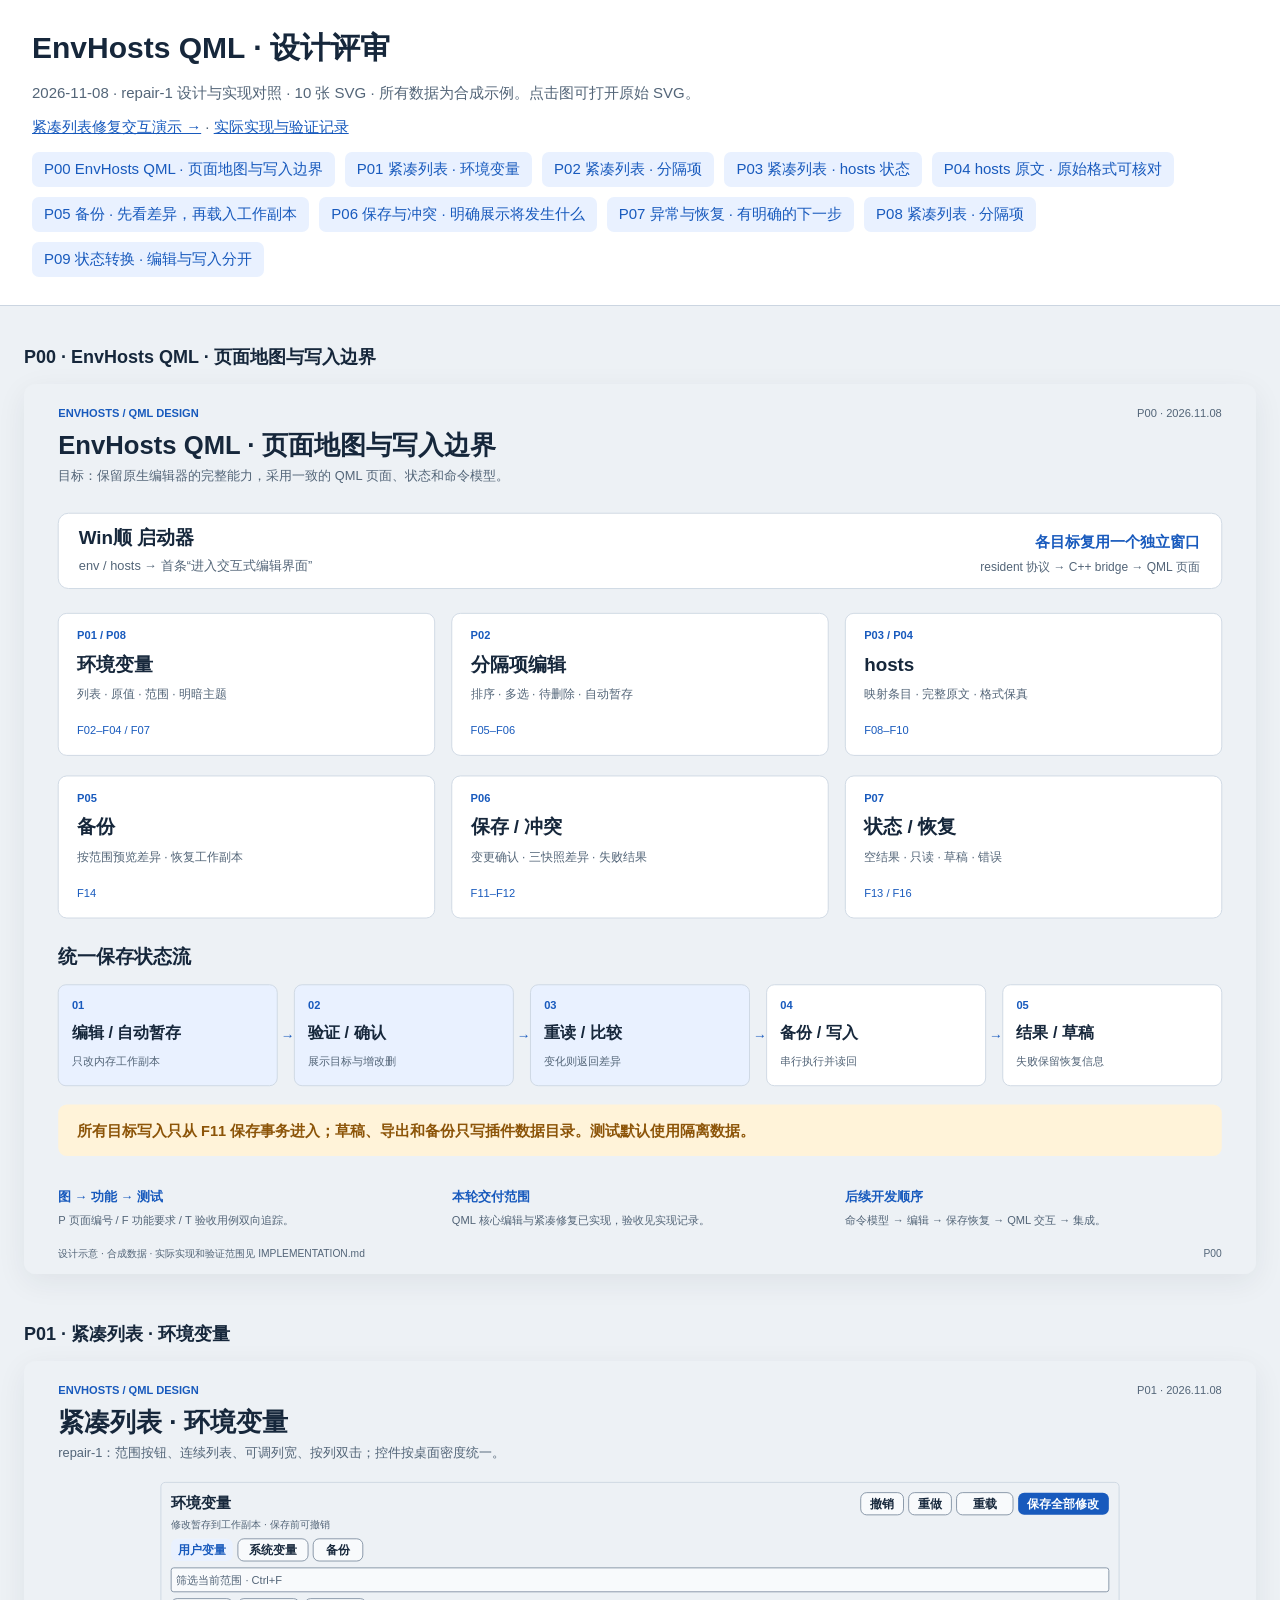
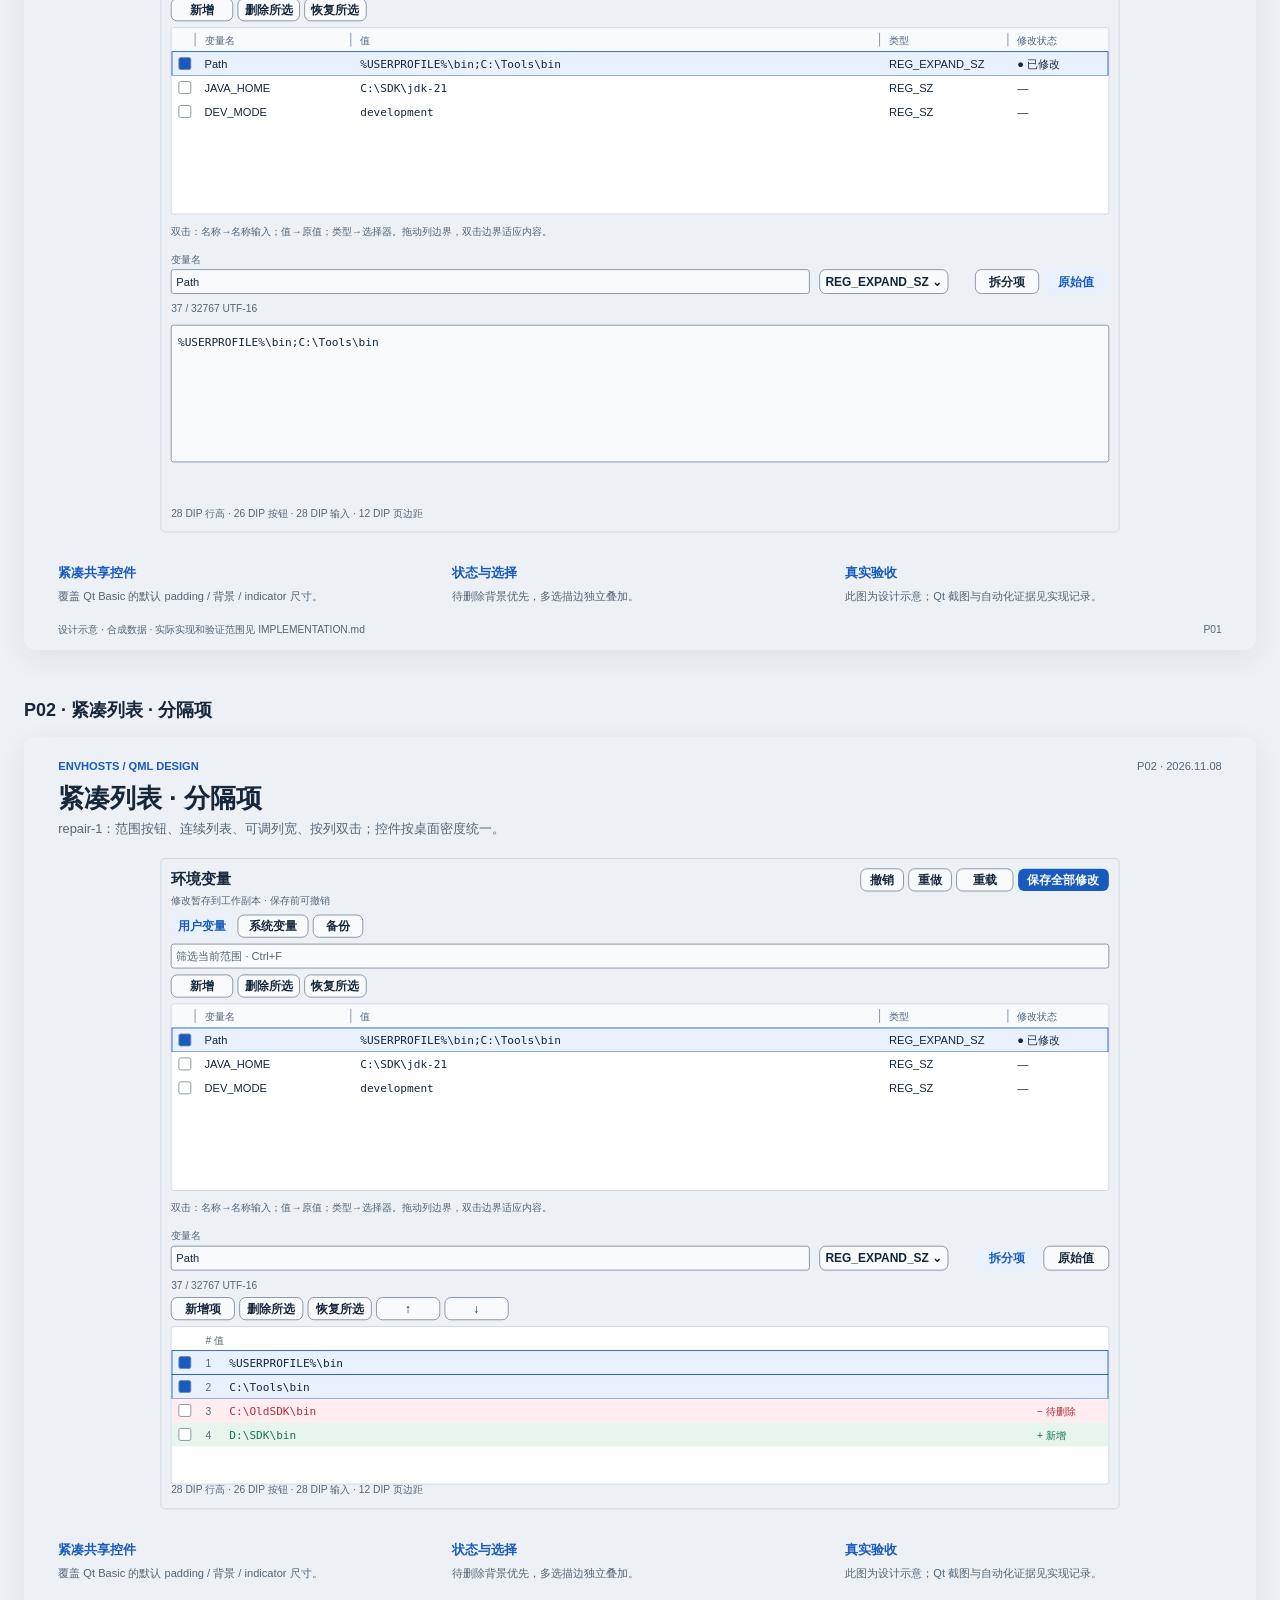
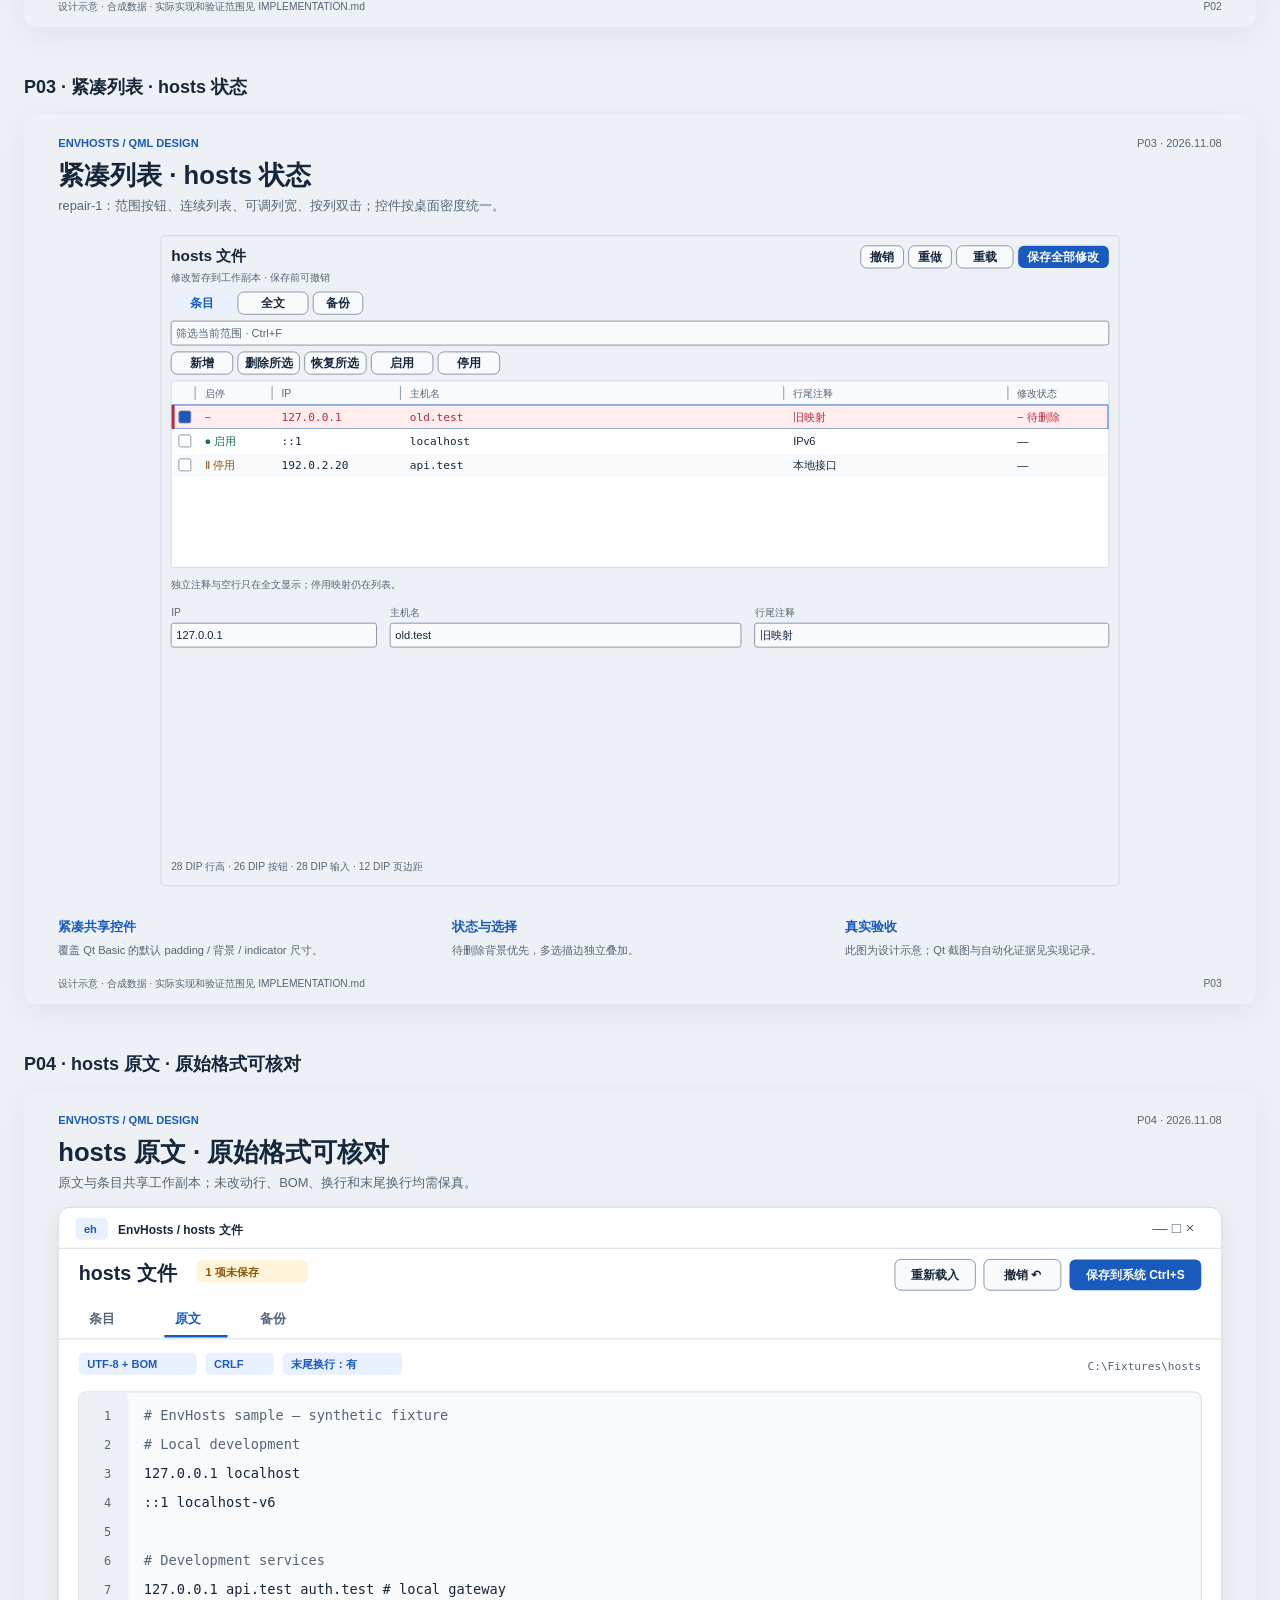
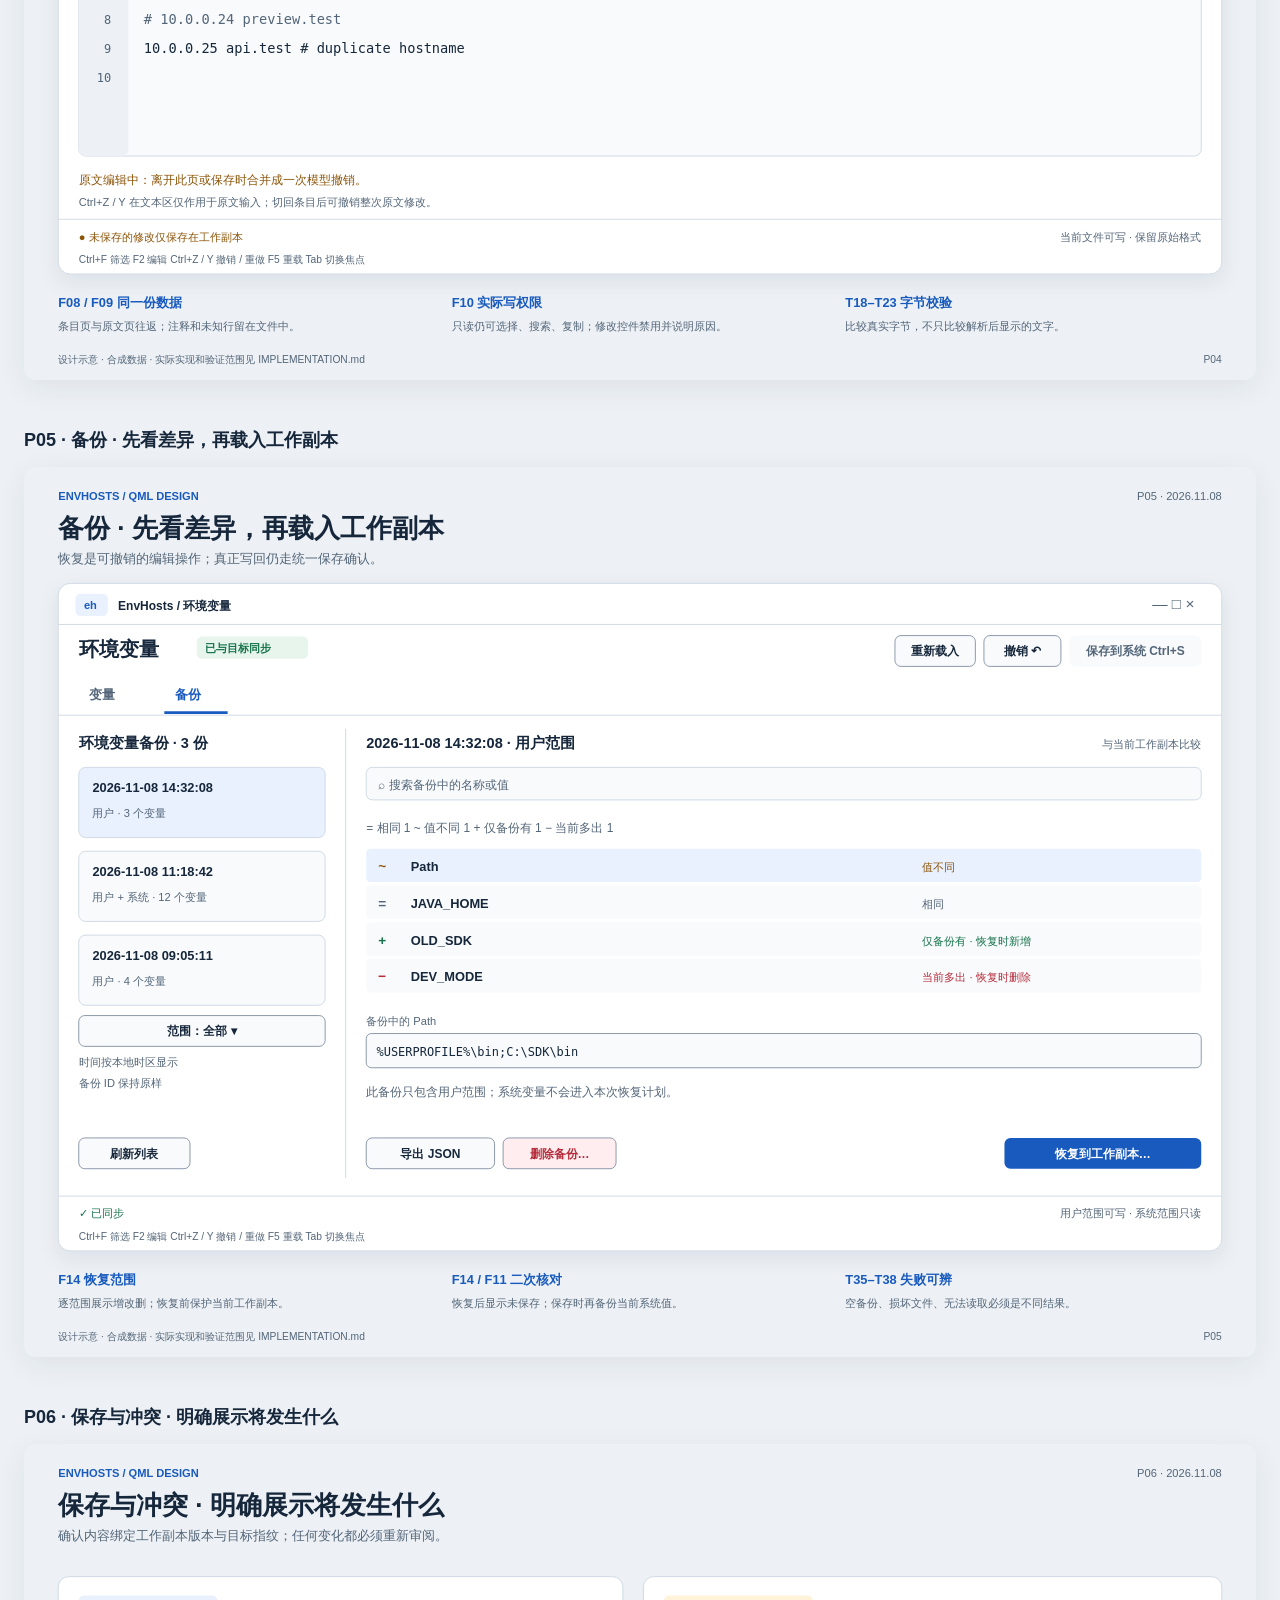
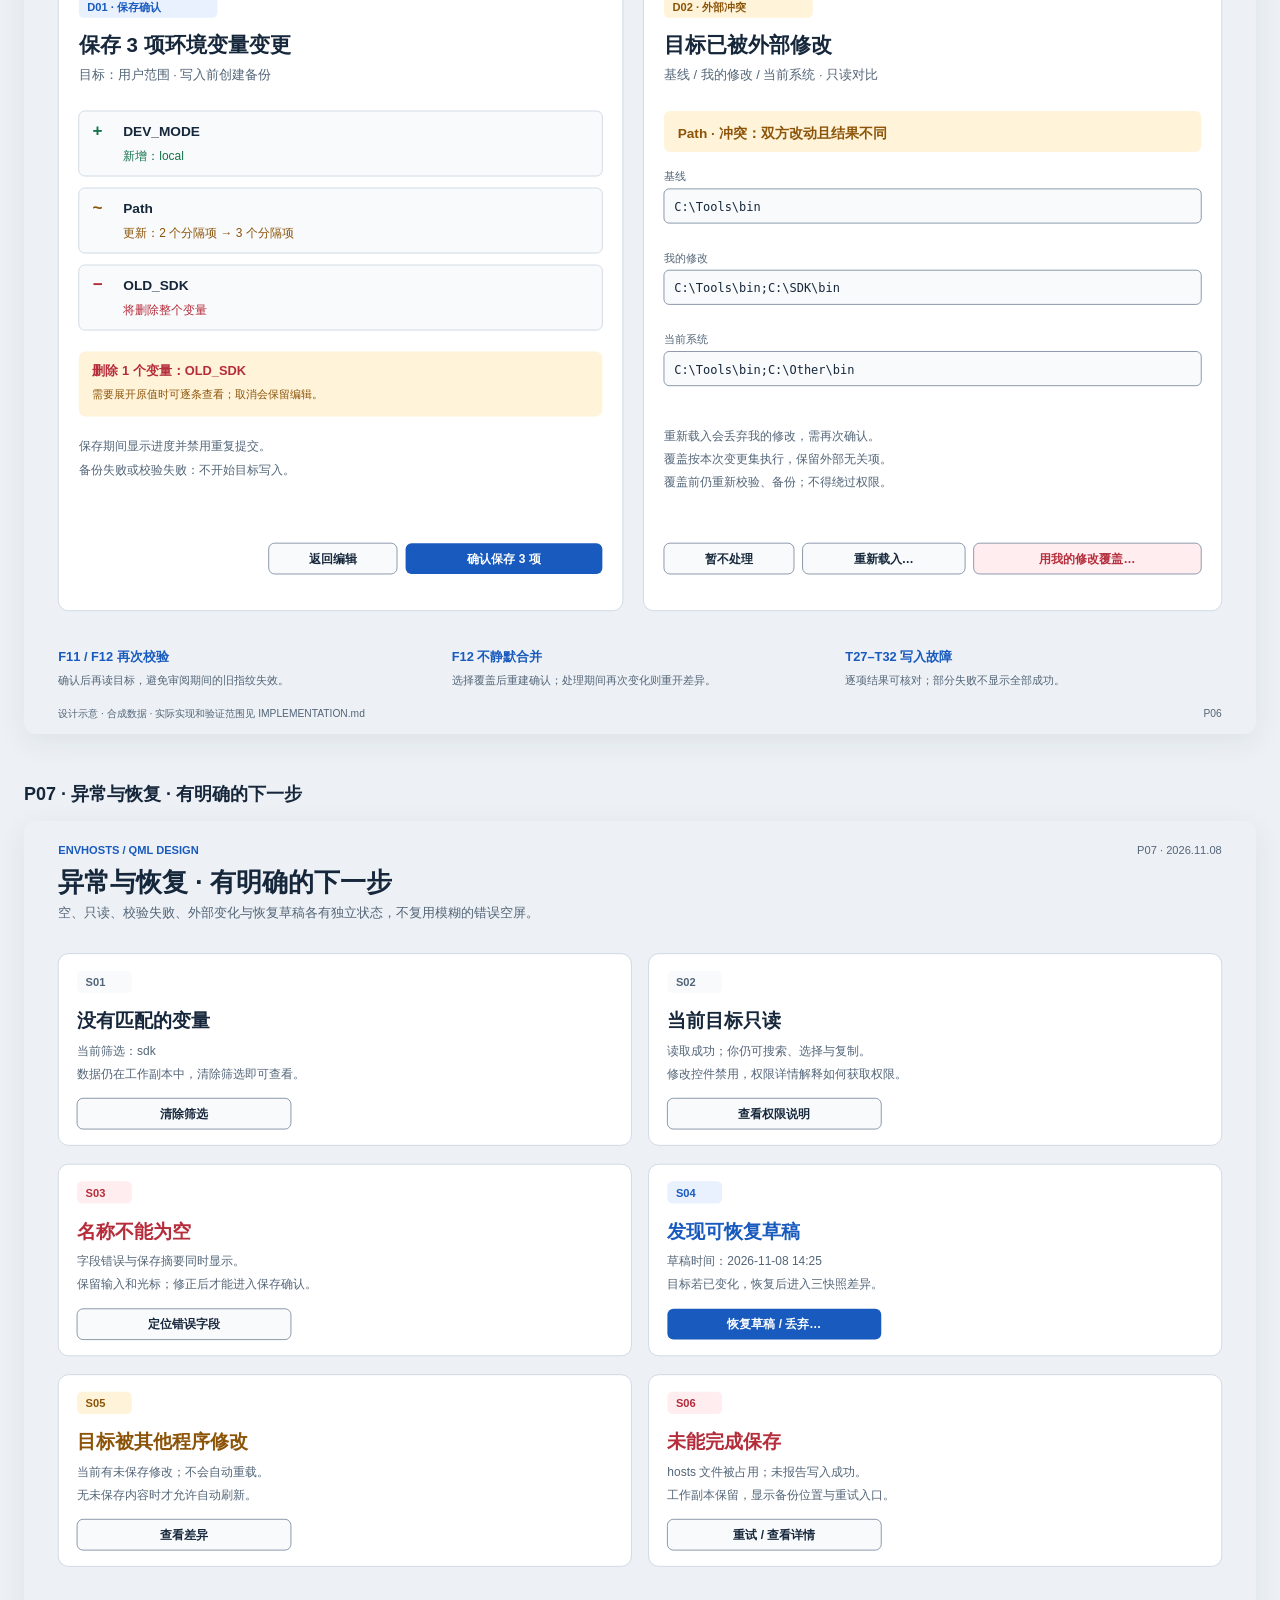
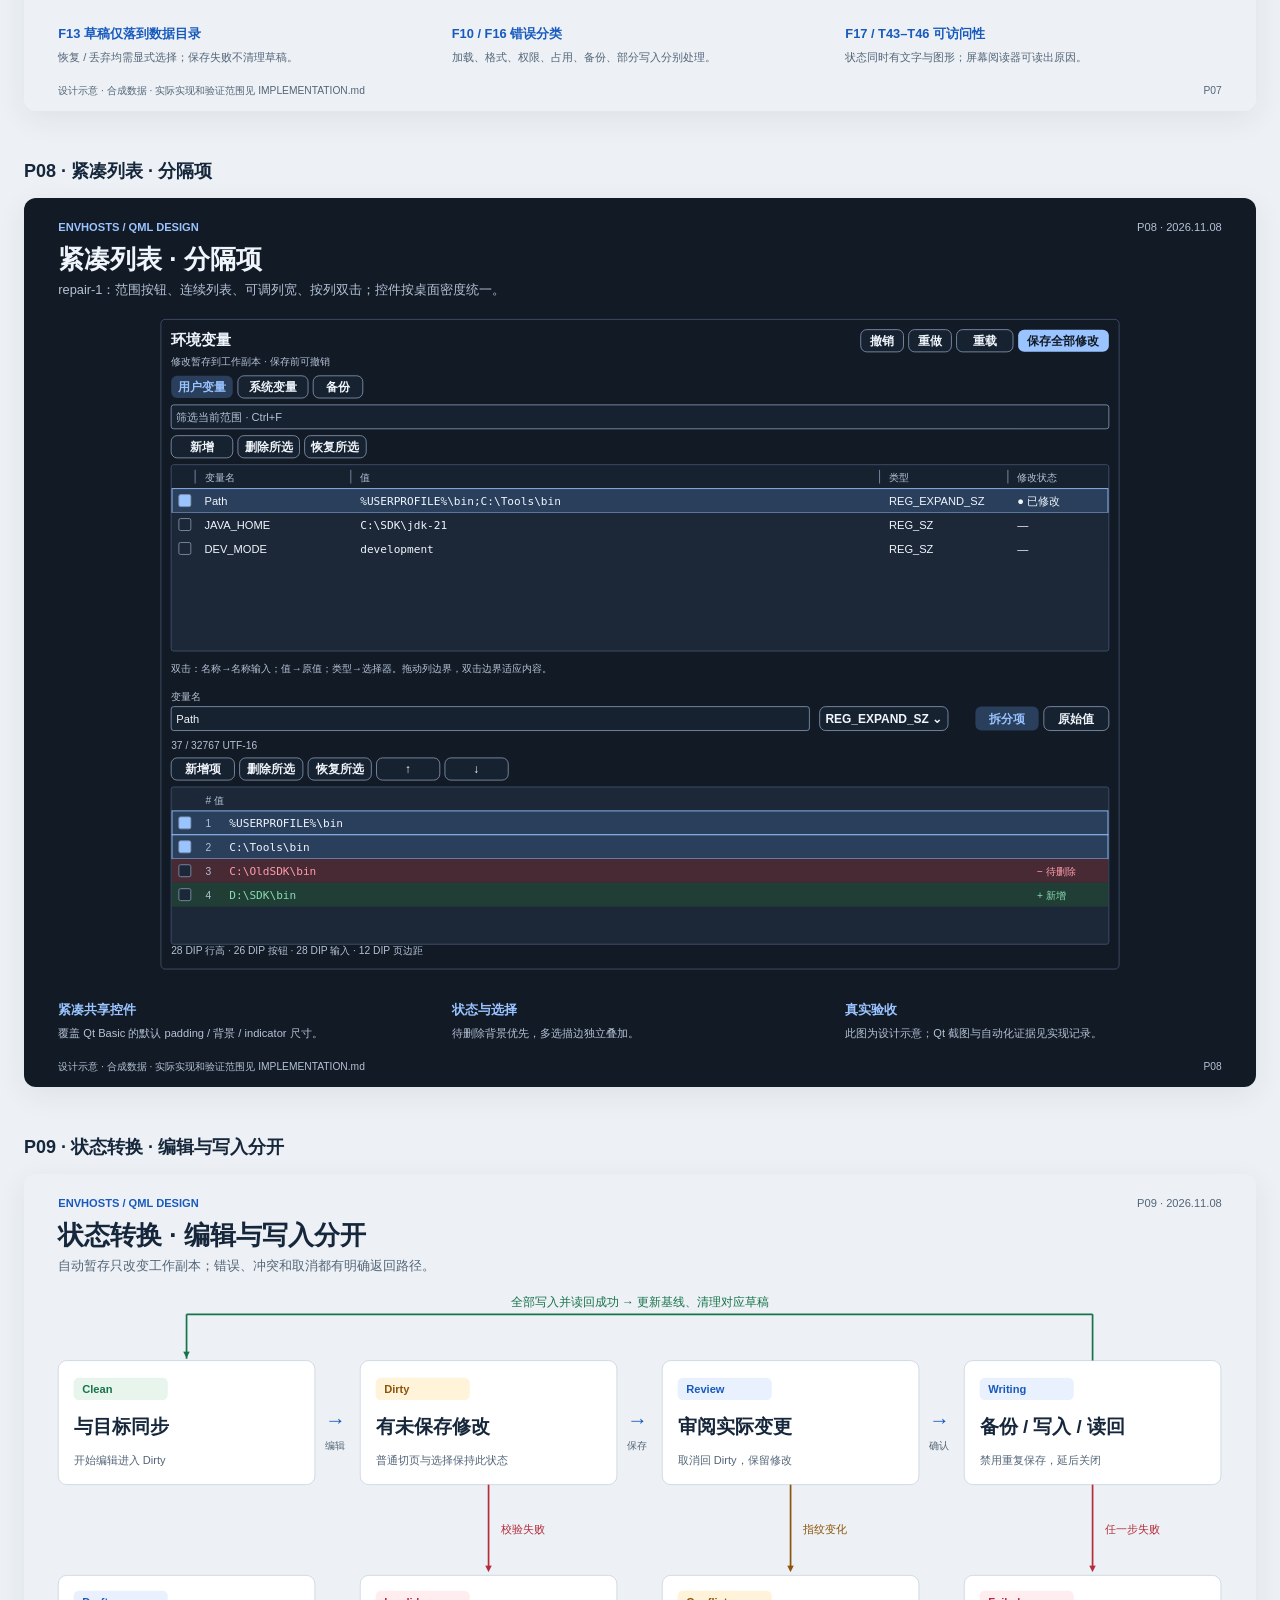
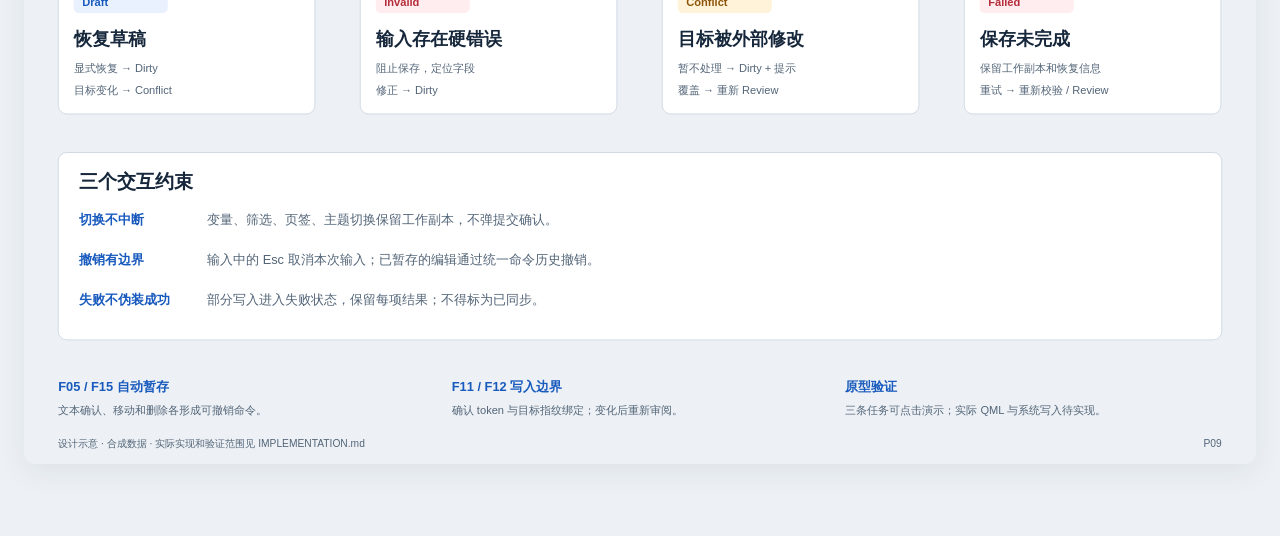
<file: docs/qml/design/index.html>
<!doctype html>
<html lang="zh-CN"><meta charset="utf-8"><meta name="viewport" content="width=device-width,initial-scale=1">
<title>EnvHosts QML · 设计评审</title>
<style>html{scroll-behavior:smooth}body{margin:0;background:#edf1f5;color:#16273b;font:15px "Segoe UI","Microsoft YaHei UI",sans-serif}header{padding:28px 32px;background:white;border-bottom:1px solid #cbd5e1}h1{margin:0 0 12px}p{color:#536578}nav{display:flex;gap:10px;flex-wrap:wrap}a{color:#185abd}nav a{padding:8px 12px;background:#e9f1ff;border-radius:7px;text-decoration:none}main{max-width:1440px;margin:auto;padding:24px}section{scroll-margin-top:20px;margin-bottom:48px}h2{font-size:18px}img{display:block;width:100%;height:auto;border-radius:12px;box-shadow:0 8px 30px #16273b12}</style>
<header><h1>EnvHosts QML · 设计评审</h1><p>2026-11-08 · repair-1 设计与实现对照 · 10 张 SVG · 所有数据为合成示例。点击图可打开原始 SVG。</p><p><a href="../repair-prototype/index.html">紧凑列表修复交互演示 →</a> · <a href="../IMPLEMENTATION.md">实际实现与验证记录</a></p><nav><a href="#P00">P00 EnvHosts QML · 页面地图与写入边界</a>
<a href="#P01">P01 紧凑列表 · 环境变量</a>
<a href="#P02">P02 紧凑列表 · 分隔项</a>
<a href="#P03">P03 紧凑列表 · hosts 状态</a>
<a href="#P04">P04 hosts 原文 · 原始格式可核对</a>
<a href="#P05">P05 备份 · 先看差异，再载入工作副本</a>
<a href="#P06">P06 保存与冲突 · 明确展示将发生什么</a>
<a href="#P07">P07 异常与恢复 · 有明确的下一步</a>
<a href="#P08">P08 紧凑列表 · 分隔项</a>
<a href="#P09">P09 状态转换 · 编辑与写入分开</a></nav></header>
<main><section id="P00"><h2>P00 · EnvHosts QML · 页面地图与写入边界</h2><a href="00-overview.svg"><img src="00-overview.svg" alt="EnvHosts QML · 页面地图与写入边界" loading="lazy"/></a></section>
<section id="P01"><h2>P01 · 紧凑列表 · 环境变量</h2><a href="01-environment.svg"><img src="01-environment.svg" alt="紧凑列表 · 环境变量" loading="lazy"/></a></section>
<section id="P02"><h2>P02 · 紧凑列表 · 分隔项</h2><a href="02-split-items.svg"><img src="02-split-items.svg" alt="紧凑列表 · 分隔项" loading="lazy"/></a></section>
<section id="P03"><h2>P03 · 紧凑列表 · hosts 状态</h2><a href="03-hosts-entries.svg"><img src="03-hosts-entries.svg" alt="紧凑列表 · hosts 状态" loading="lazy"/></a></section>
<section id="P04"><h2>P04 · hosts 原文 · 原始格式可核对</h2><a href="04-hosts-raw.svg"><img src="04-hosts-raw.svg" alt="hosts 原文 · 原始格式可核对" loading="lazy"/></a></section>
<section id="P05"><h2>P05 · 备份 · 先看差异，再载入工作副本</h2><a href="05-backups.svg"><img src="05-backups.svg" alt="备份 · 先看差异，再载入工作副本" loading="lazy"/></a></section>
<section id="P06"><h2>P06 · 保存与冲突 · 明确展示将发生什么</h2><a href="06-save-conflict.svg"><img src="06-save-conflict.svg" alt="保存与冲突 · 明确展示将发生什么" loading="lazy"/></a></section>
<section id="P07"><h2>P07 · 异常与恢复 · 有明确的下一步</h2><a href="07-states-recovery.svg"><img src="07-states-recovery.svg" alt="异常与恢复 · 有明确的下一步" loading="lazy"/></a></section>
<section id="P08"><h2>P08 · 紧凑列表 · 分隔项</h2><a href="08-environment-dark.svg"><img src="08-environment-dark.svg" alt="紧凑列表 · 分隔项" loading="lazy"/></a></section>
<section id="P09"><h2>P09 · 状态转换 · 编辑与写入分开</h2><a href="09-state-flow.svg"><img src="09-state-flow.svg" alt="状态转换 · 编辑与写入分开" loading="lazy"/></a></section></main></html>
</file>
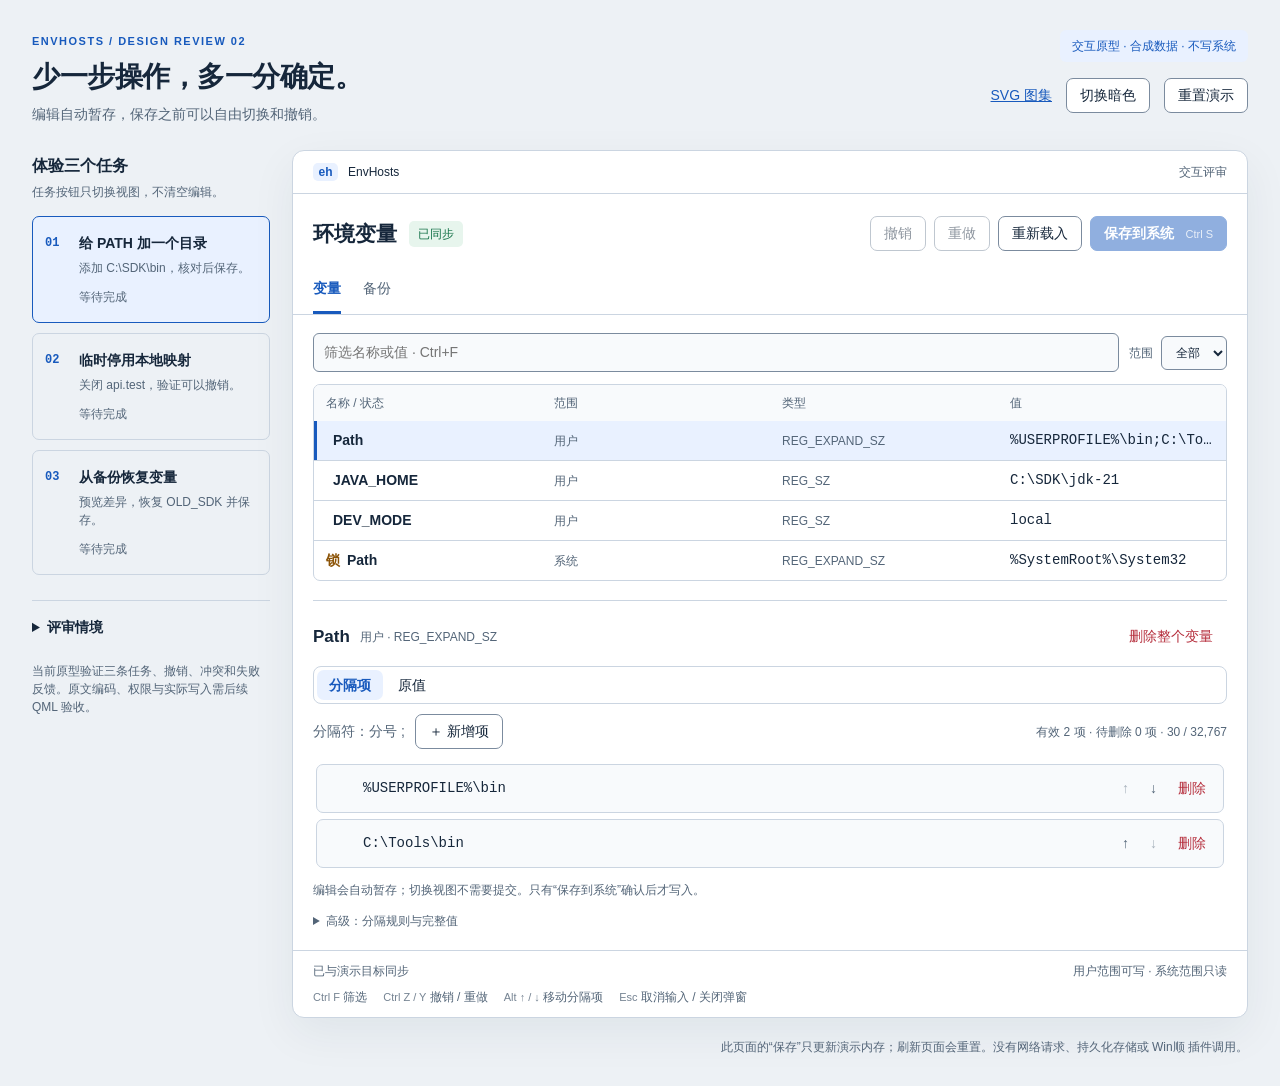
<file: docs/qml/prototype/index.html>
<!doctype html>
<html lang="zh-CN">
<head>
  <meta charset="utf-8">
  <meta name="viewport" content="width=device-width,initial-scale=1">
  <meta http-equiv="Content-Security-Policy" content="default-src 'none'; script-src 'self'; style-src 'self'; img-src 'self' data:; connect-src 'none'; base-uri 'none'; form-action 'none'">
  <title>EnvHosts · 交互原型</title>
  <link rel="stylesheet" href="tokens.css">
  <link rel="stylesheet" href="prototype.css">
  <script src="prototype.js" defer></script>
</head>
<body>
  <header class="review-header">
    <div><span class="eyebrow">ENVHOSTS / DESIGN REVIEW 02</span><h1>少一步操作，多一分确定。</h1><p>编辑自动暂存，保存之前可以自由切换和撤销。</p></div>
    <div class="review-tools"><span class="prototype-label">交互原型 · 合成数据 · 不写系统</span><div><a href="../design/index.html">SVG 图集</a><button id="theme">切换暗色</button><button id="reset">重置演示</button></div></div>
  </header>
  <div class="review-layout">
    <aside aria-label="评审任务">
      <h2>体验三个任务</h2><p class="muted">任务按钮只切换视图，不清空编辑。</p>
      <button class="task active" data-task="path"><span class="task-number">01</span><strong>给 PATH 加一个目录</strong><span>添加 C:\SDK\bin，核对后保存。</span><em id="task-path">等待完成</em></button>
      <button class="task" data-task="hosts"><span class="task-number">02</span><strong>临时停用本地映射</strong><span>关闭 api.test，验证可以撤销。</span><em id="task-hosts">等待完成</em></button>
      <button class="task" data-task="restore"><span class="task-number">03</span><strong>从备份恢复变量</strong><span>预览差异，恢复 OLD_SDK 并保存。</span><em id="task-restore">等待完成</em></button>
      <details class="review-scenarios"><summary>评审情境</summary><p>以下按钮只改变演示内存。</p><button id="external">模拟外部改动</button><button id="fail-next">下一次保存失败</button><button id="readonly">切换目标只读</button></details>
      <p class="review-note">当前原型验证三条任务、撤销、冲突和失败反馈。原文编码、权限与实际写入需后续 QML 验收。</p>
    </aside>
    <main class="app" aria-label="EnvHosts 编辑器原型">
      <div class="titlebar"><span class="logo">eh</span><span>EnvHosts</span><span class="muted">交互评审</span></div>
      <div class="app-heading"><div><h2 id="target-title">环境变量</h2><span id="dirty-badge" class="badge clean">已同步</span></div><div class="actions"><button id="undo" title="Ctrl+Z">撤销</button><button id="redo" title="Ctrl+Y">重做</button><button id="reload">重新载入</button><button id="save" class="primary">保存到系统 <kbd>Ctrl S</kbd></button></div></div>
      <nav class="tabs" aria-label="当前目标页面"><button data-page="env" aria-current="page">变量</button><button data-page="hosts" hidden>条目</button><button data-page="backup">备份</button></nav>
      <div id="banner" class="banner" hidden></div>
      <section id="content" aria-label="编辑区域"></section>
      <footer><div><span id="status" role="status" aria-live="polite">已与演示目标同步</span><span id="capability">用户范围可写 · 系统范围只读</span></div><div class="shortcuts"><span><kbd>Ctrl F</kbd> 筛选</span><span><kbd>Ctrl Z / Y</kbd> 撤销 / 重做</span><span><kbd>Alt ↑ / ↓</kbd> 移动分隔项</span><span><kbd>Esc</kbd> 取消输入 / 关闭弹窗</span></div></footer>
    </main>
  </div>
  <dialog id="modal" aria-labelledby="modal-title"><div id="modal-body"></div><div id="modal-actions" class="dialog-actions"></div></dialog>
  <p class="review-bottom">此页面的“保存”只更新演示内存；刷新页面会重置。没有网络请求、持久化存储或 Win顺 插件调用。</p>
</body>
</html>
</file>
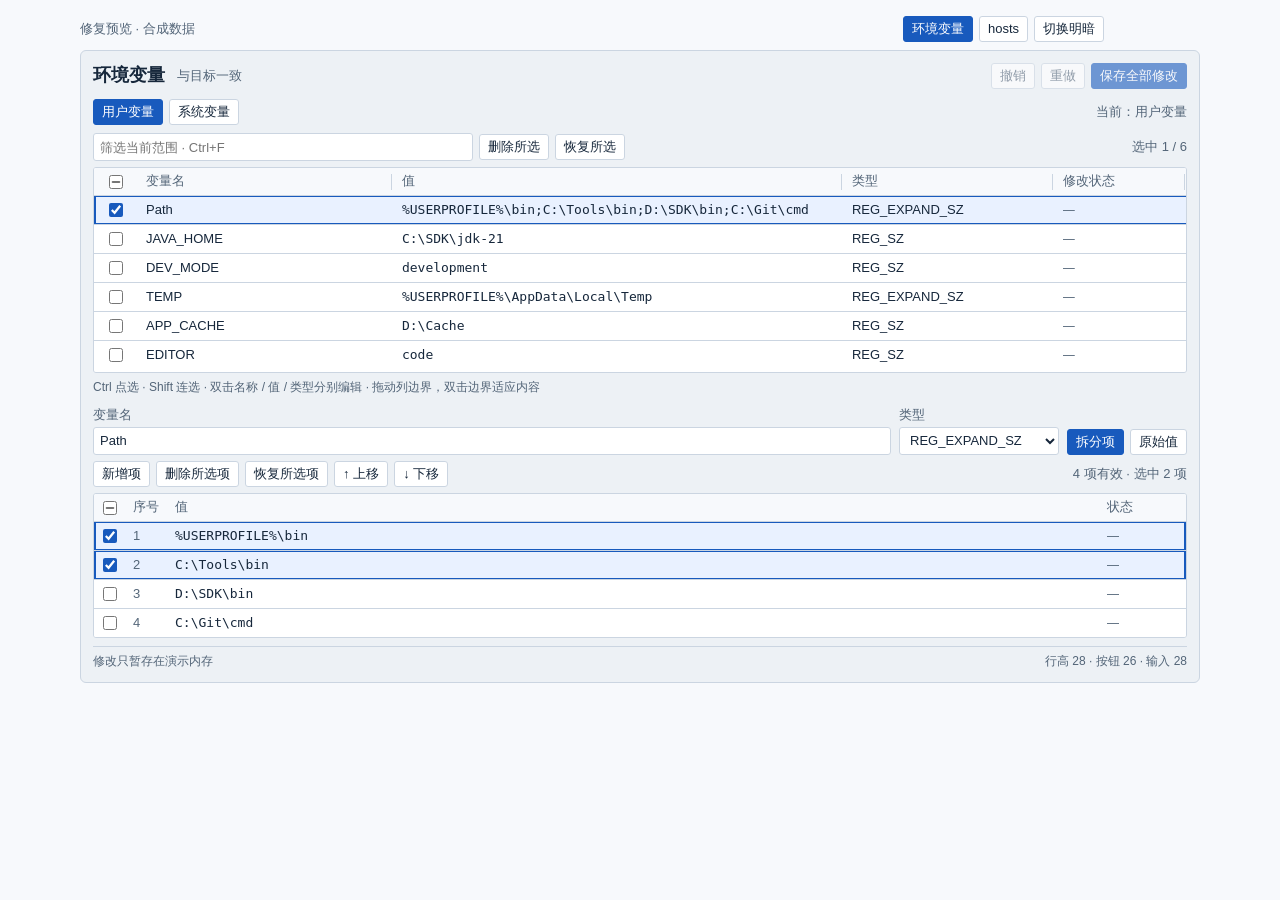
<file: docs/qml/repair-prototype/index.html>
<!doctype html>
<html lang="zh-CN"><head><meta charset="utf-8"><meta name="viewport" content="width=device-width,initial-scale=1">
<meta http-equiv="Content-Security-Policy" content="default-src 'none'; script-src 'sha256-S/3sQZoYbjoaquo06iBewoqyewPSA30vlByrPcyEyA4='; style-src 'unsafe-inline'; connect-src 'none'; base-uri 'none'; form-action 'none'">
<title>EnvHosts · 紧凑列表修复演示</title>
<style>body { margin:16px auto; padding:0 12px; max-width:1120px; color-scheme:light dark; background:light-dark(#f7f9fc,#101720); }</style>
</head><body>
<div id="envhosts-repair" aria-label="EnvHosts 紧凑列表修复演示">
  <style>
    #envhosts-repair { color-scheme: light dark; --eh-bg: light-dark(#edf1f5,#121a26); --eh-panel: light-dark(#ffffff,#1c2838); --eh-field: light-dark(#f7f9fc,#172231); --eh-ink: light-dark(#16273b,#f0f5fc); --eh-muted: light-dark(#536578,#b3c2d5); --eh-line: light-dark(#cbd5e1,#42536b); --eh-accent: light-dark(#185abd,#9ac4ff); --eh-on-accent: light-dark(#ffffff,#121a26); --eh-selected: light-dark(#e9f1ff,#293f5c); --eh-green: light-dark(#16613e,#85ddb0); --eh-green-bg: light-dark(#e7f5ed,#203e35); --eh-amber: light-dark(#805000,#f2c57e); --eh-amber-bg: light-dark(#fff3d9,#443820); --eh-red: light-dark(#a12536,#ff9caa); --eh-red-bg: light-dark(#ffedf0,#482a35); --eh-row:28px; --eh-control:26px; font:13px/1.4 "Segoe UI","Microsoft YaHei UI",sans-serif; color:var(--eh-ink); width:100%; }
    #envhosts-repair *, #envhosts-repair *::before, #envhosts-repair *::after { box-sizing:border-box; }
    #envhosts-repair [hidden] { display:none !important; }
    #envhosts-repair button, #envhosts-repair input, #envhosts-repair select, #envhosts-repair textarea { font:inherit; color:var(--eh-ink); }
    #envhosts-repair button { min-height:var(--eh-control); padding:2px 8px; border:1px solid var(--eh-line); border-radius:3px; background:var(--eh-panel); white-space:nowrap; }
    #envhosts-repair button:hover:enabled { background:var(--eh-selected); }
    #envhosts-repair button:disabled { color:var(--eh-muted); opacity:.6; }
    #envhosts-repair button.primary, #envhosts-repair button[aria-pressed="true"] { color:var(--eh-on-accent); background:var(--eh-accent); border-color:var(--eh-accent); }
    #envhosts-repair input:not([type="checkbox"]), #envhosts-repair select { height:28px; min-width:0; padding:3px 6px; border:1px solid var(--eh-line); border-radius:3px; background:var(--eh-panel); }
    #envhosts-repair textarea { width:100%; padding:6px 8px; border:1px solid var(--eh-line); border-radius:3px; background:var(--eh-panel); resize:vertical; min-height:124px; }
    #envhosts-repair input[type="checkbox"] { width:14px; height:14px; margin:0; accent-color:var(--eh-accent); vertical-align:middle; }
    #envhosts-repair .eh-review { display:flex; flex-wrap:wrap; align-items:center; gap:6px; margin-bottom:8px; padding-right:96px; }
    #envhosts-repair .eh-review .eh-muted { margin-right:auto; }
    #envhosts-repair .eh-app { background:var(--eh-bg); border:1px solid var(--eh-line); border-radius:6px; padding:12px; }
    #envhosts-repair .eh-heading, #envhosts-repair .eh-toolbar, #envhosts-repair .eh-tabs, #envhosts-repair .eh-detail-heading { display:flex; align-items:center; gap:6px; flex-wrap:wrap; }
    #envhosts-repair .eh-heading { margin-bottom:10px; }
    #envhosts-repair h2 { font-size:18px; font-weight:600; margin:0 6px 0 0; }
    #envhosts-repair .eh-grow { flex:1; min-width:8px; }
    #envhosts-repair .eh-muted, #envhosts-repair .eh-hint { color:var(--eh-muted); }
    #envhosts-repair .eh-tabs { margin-bottom:8px; }
    #envhosts-repair .eh-tabs .eh-scope-note { margin-left:auto; }
    #envhosts-repair .eh-toolbar { margin-bottom:6px; }
    #envhosts-repair .eh-filter { flex:1 1 200px; max-width:380px; }
    #envhosts-repair .eh-count { margin-left:auto; white-space:nowrap; }
    #envhosts-repair .eh-table-wrap { width:100%; overflow-x:auto; background:var(--eh-panel); border:1px solid var(--eh-line); border-radius:3px; min-height:206px; }
    #envhosts-repair table { border-spacing:0; border-collapse:separate; table-layout:fixed; width:100%; font-size:13px; }
    #envhosts-repair th, #envhosts-repair td { height:var(--eh-row); padding:0 7px; text-align:left; font-weight:400; border-bottom:1px solid var(--eh-line); overflow:hidden; text-overflow:ellipsis; white-space:nowrap; }
    #envhosts-repair th { position:relative; height:28px; background:var(--eh-field); color:var(--eh-muted); }
    #envhosts-repair tr:last-child td { border-bottom:0; }
    #envhosts-repair th:first-child, #envhosts-repair td:first-child { text-align:center; padding:0; }
    #envhosts-repair .eh-head { border:0; padding:0; min-height:26px; border-radius:0; background:transparent; text-align:left; max-width:calc(100% - 8px); overflow:hidden; text-overflow:ellipsis; color:var(--eh-muted); }
    #envhosts-repair .eh-grip { position:absolute; right:0; top:0; height:28px; width:9px; min-height:0; padding:0; border:0; border-radius:0; background:transparent; cursor:col-resize; touch-action:none; }
    #envhosts-repair .eh-grip::after { content:""; position:absolute; right:3px; top:6px; bottom:6px; border-right:1px solid var(--eh-line); }
    #envhosts-repair .eh-cell { display:block; width:100%; min-height:calc(var(--eh-row) - 1px); border:0; border-radius:0; padding:0; text-align:left; overflow:hidden; text-overflow:ellipsis; background:transparent; }
    #envhosts-repair .eh-cell:hover:enabled { background:transparent; }
    #envhosts-repair .eh-checkbox-cell { display:flex; min-height:var(--eh-row); align-items:center; justify-content:center; }
    #envhosts-repair .eh-mono { font-family:Consolas,"Cascadia Code",monospace; }
    #envhosts-repair tbody tr { background:var(--eh-panel); }
    #envhosts-repair tbody tr.eh-off { background:var(--eh-field); }
    #envhosts-repair tbody tr.eh-selected { background:var(--eh-selected); }
    #envhosts-repair tbody tr.eh-added { background:var(--eh-green-bg); }
    #envhosts-repair tbody tr.eh-added .eh-content { color:var(--eh-green); }
    #envhosts-repair tbody tr.eh-added td:first-child { border-left:3px solid var(--eh-green); }
    #envhosts-repair .eh-new-input { color:var(--eh-green) !important; background:var(--eh-green-bg) !important; }
    #envhosts-repair tbody tr.eh-deleted { background:var(--eh-red-bg); }
    #envhosts-repair tbody tr.eh-deleted .eh-content { text-decoration:line-through; color:var(--eh-red); }
    #envhosts-repair tbody tr.eh-deleted td:first-child { box-shadow:inset 3px 0 var(--eh-red); }
    #envhosts-repair tbody tr.eh-selected td { box-shadow:inset 0 1px var(--eh-accent),inset 0 -1px var(--eh-accent); }
    #envhosts-repair tbody tr.eh-selected td:first-child { box-shadow:inset 2px 0 var(--eh-accent),inset 0 1px var(--eh-accent),inset 0 -1px var(--eh-accent); }
    #envhosts-repair tbody tr.eh-selected td:last-child { box-shadow:inset -2px 0 var(--eh-accent),inset 0 1px var(--eh-accent),inset 0 -1px var(--eh-accent); }
    #envhosts-repair tbody tr.eh-deleted.eh-selected td:first-child { box-shadow:inset 4px 0 var(--eh-red),inset 0 1px var(--eh-accent),inset 0 -1px var(--eh-accent); }
    #envhosts-repair .eh-badge { display:inline-block; border-radius:3px; padding:1px 5px; font-size:12px; line-height:18px; white-space:nowrap; font-family:"Segoe UI","Microsoft YaHei UI",sans-serif; }
    #envhosts-repair .eh-on-badge { background:var(--eh-green-bg); color:var(--eh-green); }
    #envhosts-repair .eh-off-badge { background:var(--eh-amber-bg); color:var(--eh-amber); }
    #envhosts-repair .eh-delete-badge { background:var(--eh-red-bg); color:var(--eh-red); font-weight:600; }
    #envhosts-repair .eh-state { color:var(--eh-muted); font-size:12px; }
    #envhosts-repair .eh-detail { margin-top:10px; }
    #envhosts-repair .eh-detail-heading { margin-bottom:6px; }
    #envhosts-repair .eh-detail-grid { display:grid; grid-template-columns:minmax(120px,1fr) 160px auto; align-items:end; gap:8px; margin-bottom:6px; }
    #envhosts-repair .eh-detail-grid label, #envhosts-repair .eh-host-fields label { display:flex; flex-direction:column; gap:3px; color:var(--eh-muted); }
    #envhosts-repair .eh-parts-wrap { min-height:142px; }
    #envhosts-repair .eh-parts-wrap th:nth-child(2), #envhosts-repair .eh-parts-wrap td:nth-child(2) { width:42px; color:var(--eh-muted); }
    #envhosts-repair .eh-hint { margin:6px 0 0; font-size:12px; }
    #envhosts-repair .eh-footer { display:flex; justify-content:space-between; gap:8px; flex-wrap:wrap; margin-top:8px; padding-top:6px; border-top:1px solid var(--eh-line); font-size:12px; color:var(--eh-muted); }
    #envhosts-repair .eh-host-fields { display:grid; grid-template-columns:180px minmax(140px,1fr) minmax(140px,1fr); gap:8px; }
    #envhosts-repair .eh-error { color:var(--eh-red); background:var(--eh-red-bg); padding:6px 8px; margin-top:6px; border-radius:3px; }
    #envhosts-repair .eh-dialog { margin-top:8px; padding:12px; background:var(--eh-panel); border:2px solid var(--eh-accent); border-radius:4px; }
    #envhosts-repair .eh-dialog h3 { margin:0 0 8px; font-size:15px; }
    #envhosts-repair .eh-dialog ul { margin:6px 0 10px; padding-left:20px; }
    #envhosts-repair .eh-raw { min-height:310px; white-space:pre; }
    #envhosts-repair .eh-empty { padding:16px; color:var(--eh-muted); }
    @media (max-width:620px) {
      #envhosts-repair .eh-review { padding-right:0; }
      #envhosts-repair .eh-app { padding:8px; }
      #envhosts-repair .eh-detail-grid, #envhosts-repair .eh-host-fields { grid-template-columns:1fr; }
      #envhosts-repair .eh-tabs .eh-scope-note { width:100%; margin-left:0; }
      #envhosts-repair .eh-filter { max-width:none; }
      #envhosts-repair .eh-count { margin-left:0; }
    }
    @media (pointer:coarse) {
      #envhosts-repair button { min-height:44px; }
      #envhosts-repair input:not([type="checkbox"]), #envhosts-repair select { min-height:44px; font-size:16px; }
      #envhosts-repair td { min-height:44px; }
      #envhosts-repair input[type="checkbox"] { width:20px; height:20px; }
      #envhosts-repair .eh-grip { height:44px; min-height:44px; width:16px; }
    }
  </style>
  <div class="eh-review" aria-label="演示场景">
    <span class="eh-muted">修复预览 · 合成数据</span>
    <button data-target="env" aria-pressed="true">环境变量</button>
    <button data-target="hosts" aria-pressed="false">hosts</button>
    <button data-action="appearance">切换明暗</button>
  </div>
  <main class="eh-app">
    <div class="eh-heading">
      <h2 id="eh-title">环境变量</h2><span id="eh-dirty" class="eh-muted"></span><span class="eh-grow"></span>
      <button id="eh-undo" data-action="undo">撤销</button><button id="eh-redo" data-action="redo">重做</button>
      <button id="eh-save" data-action="review" class="primary">保存全部修改</button>
    </div>
    <div id="eh-scopes" class="eh-tabs" aria-label="变量范围">
      <button data-scope="user" aria-pressed="true">用户变量</button><button data-scope="system" aria-pressed="false">系统变量</button>
      <span class="eh-scope-note eh-muted" id="eh-scope-note"></span>
    </div>
    <div id="eh-host-tabs" class="eh-tabs" aria-label="hosts 视图" hidden>
      <button data-host-page="entries" aria-pressed="true">条目</button><button data-host-page="raw" aria-pressed="false">全文</button>
      <span class="eh-scope-note eh-muted">独立注释、空行和未知行只在全文中显示</span>
    </div>
    <section id="eh-list-panel">
      <div class="eh-toolbar">
        <input id="eh-filter" class="eh-filter" aria-label="筛选当前列表" placeholder="筛选当前范围 · Ctrl+F">
        <button data-action="delete">删除所选</button><button data-action="restore">恢复所选</button>
        <button data-action="enable" class="eh-host-command" hidden>启用</button><button data-action="disable" class="eh-host-command" hidden>停用</button>
        <span id="eh-count" class="eh-count eh-muted"></span>
      </div>
      <div class="eh-table-wrap" aria-label="主列表容器"><table id="eh-table" aria-label="环境变量列表"><colgroup></colgroup><thead></thead><tbody></tbody></table></div>
      <p class="eh-hint" id="eh-list-hint"></p>
    </section>
    <section id="eh-env-detail" class="eh-detail" aria-label="变量详情">
      <div class="eh-detail-grid">
        <label>变量名<input id="eh-name" data-edit="name" autocomplete="off" spellcheck="false"></label>
        <label>类型<select id="eh-type" data-edit="type"><option>REG_SZ</option><option>REG_EXPAND_SZ</option></select></label>
        <div class="eh-tabs" style="margin-bottom:0"><button data-mode="parts" aria-pressed="true">拆分项</button><button data-mode="raw" aria-pressed="false">原始值</button></div>
      </div>
      <section id="eh-parts-panel">
        <div class="eh-toolbar">
          <button data-action="add-part">新增项</button><button data-action="delete-part">删除所选项</button><button data-action="restore-part">恢复所选项</button>
          <button data-action="up-part" aria-label="上移所选分隔项">↑ 上移</button><button data-action="down-part" aria-label="下移所选分隔项">↓ 下移</button>
          <span class="eh-grow"></span><span id="eh-part-count" class="eh-muted"></span>
        </div>
        <div class="eh-table-wrap eh-parts-wrap"><table id="eh-parts" aria-label="分隔项列表"><colgroup><col style="width:32px"><col style="width:42px"><col><col style="width:86px"></colgroup><thead><tr><th><input id="eh-part-all" type="checkbox" aria-label="全选分隔项"></th><th>序号</th><th>值</th><th>状态</th></tr></thead><tbody></tbody></table></div>
        <label id="eh-part-edit-wrap" hidden>编辑分隔项<input id="eh-part-input" data-edit="part" class="eh-mono" style="width:100%"></label>
      </section>
      <section id="eh-value-panel" hidden><label for="eh-value" class="eh-muted">原始值 · Enter 保留换行，Ctrl+Enter 暂存，Esc 取消</label><textarea id="eh-value" data-edit="value" class="eh-mono" spellcheck="false"></textarea></section>
    </section>
    <section id="eh-host-detail" class="eh-detail" aria-label="hosts 条目详情" hidden><div class="eh-host-fields"><label>IP<input id="eh-ip" data-edit="ip"></label><label>主机名<input id="eh-hostnames" data-edit="names"></label><label>行尾注释<input id="eh-comment" data-edit="comment"></label></div></section>
    <section id="eh-raw-panel" hidden><label for="eh-raw" class="eh-muted">全文预览 · 保留独立注释及空行，已标记删除的映射不再输出</label><textarea id="eh-raw" class="eh-mono eh-raw" readonly spellcheck="false"></textarea></section>
    <div id="eh-error" class="eh-error" role="alert" hidden></div>
    <section id="eh-dialog" class="eh-dialog" role="region" aria-labelledby="eh-dialog-title" hidden><h3 id="eh-dialog-title"></h3><div id="eh-dialog-body"></div><div class="eh-toolbar"><button data-action="close-review">返回编辑</button><button id="eh-confirm" data-action="confirm" class="primary">确认模拟保存</button></div></section>
    <footer class="eh-footer"><span id="eh-status" role="status" aria-live="polite">修改只暂存在演示内存</span><span id="eh-density">行高 28 · 按钮 26 · 输入 28</span></footer>
  </main>
  <script>
  (() => {
    const root = document.getElementById('envhosts-repair');
    const $ = s => root.querySelector(s), $$ = s => [...root.querySelectorAll(s)];
    const clone = v => JSON.parse(JSON.stringify(v));
    const escape = v => String(v).replace(/[&<>"']/g, c => ({'&':'&amp;','<':'&lt;','>':'&gt;','"':'&quot;',"'":'&#39;'}[c]));
    const part = (id,value) => ({id,value,deleted:false});
    const variable = (id,scope,name,value,type='REG_SZ') => ({id,scope,name,value,type,deleted:false,parts:value.split(';').map((v,i)=>part(id+'-p'+i,v))});
    const envBase = [variable('u-path','user','Path','%USERPROFILE%\\bin;C:\\Tools\\bin;D:\\SDK\\bin;C:\\Git\\cmd','REG_EXPAND_SZ'),variable('u-java','user','JAVA_HOME','C:\\SDK\\jdk-21'),variable('u-mode','user','DEV_MODE','development'),variable('u-temp','user','TEMP','%USERPROFILE%\\AppData\\Local\\Temp','REG_EXPAND_SZ'),variable('u-cache','user','APP_CACHE','D:\\Cache'),variable('u-editor','user','EDITOR','code'),variable('s-path','system','Path','%SystemRoot%\\System32;%SystemRoot%;C:\\Program Files\\Tools','REG_EXPAND_SZ'),variable('s-root','system','SystemRoot','C:\\Windows'),variable('s-cpu','system','NUMBER_OF_PROCESSORS','16'),variable('s-sdk','system','SDK_ROOT','D:\\SDK')];
    const hostBase = [{id:'h-local',line:1,ip:'127.0.0.1',names:'localhost',comment:'本机',enabled:true,deleted:false},{id:'h-ipv6',line:2,ip:'::1',names:'localhost',comment:'IPv6',enabled:true,deleted:false},{id:'h-api',line:5,ip:'127.0.0.1',names:'api.test',comment:'本地接口',enabled:false,deleted:false},{id:'h-web',line:6,ip:'127.0.0.1',names:'web.test www.web.test',comment:'本地页面',enabled:true,deleted:false},{id:'h-db',line:8,ip:'192.0.2.20',names:'db.test',comment:'测试库',enabled:false,deleted:false},{id:'h-old',line:9,ip:'192.0.2.30',names:'old.test',comment:'旧映射',enabled:true,deleted:false}];
    const originalLines = ['# EnvHosts 合成示例','127.0.0.1 localhost # 本机','::1 localhost # IPv6','','# 本地开发环境','# 127.0.0.1 api.test # 本地接口','127.0.0.1 web.test www.web.test # 本地页面','# 临时测试','# 192.0.2.20 db.test # 测试库','192.0.2.30 old.test # 旧映射','unknown legacy line',''];
    const initialHosts = clone(hostBase); initialHosts.find(r=>r.id==='h-old').deleted=true;
    const stores = {env:{base:clone(envBase),work:clone(envBase),past:[],future:[]},hosts:{base:clone(hostBase),work:initialHosts,past:[clone(hostBase)],future:[]}};
    const view = (current,selected=[])=>({filter:'',selected,anchor:current,current,sort:'',descending:false});
    const views = {user:view('u-path',['u-path']),system:view('s-path',['s-path']),hosts:view('h-api',['h-api'])};
    const partViews = {'u-path':view('u-path-p0',['u-path-p0','u-path-p1'])};
    const widths = {env:[{key:'name',label:'变量名',width:182,min:100,max:480},{key:'value',label:'值',width:320,min:160,max:800},{key:'type',label:'类型',width:150,min:130,max:300},{key:'state',label:'修改状态',width:94,min:88,max:220}],hosts:[{key:'enabled',label:'启停',width:90,min:82,max:180},{key:'ip',label:'IP',width:150,min:110,max:380},{key:'names',label:'主机名',width:280,min:140,max:700},{key:'comment',label:'行尾注释',width:180,min:120,max:600},{key:'state',label:'修改状态',width:94,min:88,max:220}]};
    let nextPartId=1;
    let target='env',scope='user',hostPage='entries',mode='parts',edit=null,partEditing='',review=false,drag=null,theme='auto',tableSignature='',partsSignature='';
    const design={density:'紧凑',systemReadOnly:false};
    const store=()=>stores[target], currentView=()=>views[target==='env'?scope:'hosts'];
    const rows=()=>{const v=currentView();let out=store().work.filter(r=>!(r.deleted&&store().base.find(b=>b.id===r.id)?.deleted)).filter(r=>target==='hosts'||r.scope===scope).filter(r=>!v.filter||[r.name,r.value,r.ip,r.names,r.comment].join(' ').toLowerCase().includes(v.filter.toLowerCase()));if(v.sort)out.sort((a,b)=>String(a[v.sort]).localeCompare(String(b[v.sort]),'zh-CN')*(v.descending?-1:1));return out;};
    const row=()=>store().work.find(r=>r.id===currentView().current);
    const writable=r=>r&&!r.deleted&&!(target==='env'&&r.scope==='system'&&design.systemReadOnly);
    const partView=()=>partViews[currentView().current]||(partViews[currentView().current]=view('',[]));
    const changed=r=>{const b=store().base.find(v=>v.id===r.id);const fields=target==='env'?['name','value','type','deleted']:['ip','names','comment','enabled','deleted'];return !b||fields.some(k=>r[k]!==b[k]);};
    const dirty=()=>store().work.filter(changed);
    const status=s=>{$('#eh-status').textContent=s;};
    function remember(){if(window.openai?.setWidgetState)window.openai.setWidgetState({modelContent:{target,scope,density:design.density},privateContent:{theme}}).catch(()=>{});}
    function error(s){$('#eh-error').textContent=s;$('#eh-error').hidden=!s;}
    function change(fn){const s=store(),before=clone(s.work);fn();if(JSON.stringify(before)!==JSON.stringify(s.work)){s.past.push(before);s.future=[];}review=false;render();}
    function prune(){const v=currentView(),ids=rows().map(r=>r.id);v.selected=v.selected.filter(id=>ids.includes(id));if(!ids.includes(v.current))v.current=ids[0]||'';if(!ids.includes(v.anchor))v.anchor=v.current;}
    function choose(id,event,parts=false){
      const v=parts?partView():currentView(),ids=parts?(row()?.parts||[]).map(p=>p.id):rows().map(r=>r.id);
      if(event.shiftKey&&ids.includes(v.anchor)){const a=ids.indexOf(v.anchor),b=ids.indexOf(id),range=ids.slice(Math.min(a,b),Math.max(a,b)+1);v.selected=(event.ctrlKey||event.metaKey)?[...new Set([...v.selected,...range])]:range;}
      else if(event.ctrlKey||event.metaKey){v.selected=v.selected.includes(id)?v.selected.filter(x=>x!==id):[...v.selected,id];v.anchor=id;}
      else{v.selected=[id];v.anchor=id;}v.current=id;render();
    }
    function stateMarkup(r){return r.deleted?'<span class="eh-badge eh-delete-badge">− 待删除</span>':changed(r)?'<span class="eh-badge eh-off-badge">● 已修改</span>':'<span class="eh-state">—</span>';}
    function rowClass(r,selected){return [r.deleted?'eh-deleted':'',target==='hosts'&&!r.enabled?'eh-off':'',selected?'eh-selected':''].join(' ');}
    function renderWidths(){const configs=widths[target];$('#eh-table').style.width=Math.max(32+configs.reduce((s,c)=>s+c.width,0),$('#eh-list-panel').clientWidth||0)+'px';configs.forEach((c,i)=>{const col=$('#eh-table colgroup').children[i+1];if(col)col.style.width=c.width+'px';const h=$(`[data-resize="${c.key}"]`);if(h){h.setAttribute('aria-label',`${c.label}列宽 ${c.width} 像素，左右键调整，双击或 Enter 自动适应`);h.dataset.width=c.width;}});}
    function renderTable(){
      const visible=rows(),v=currentView(),configs=widths[target];
      $('#eh-table').setAttribute('aria-label',target==='env'?(scope==='user'?'用户变量列表':'系统变量列表'):'hosts 映射列表');
      const signature=JSON.stringify([target,scope,v.sort,v.descending,visible]);
      if(signature!==tableSignature){
      tableSignature=signature;
      $('#eh-table colgroup').innerHTML='<col style="width:32px">'+configs.map(c=>`<col style="width:${c.width}px">`).join('');
      $('#eh-table thead').innerHTML='<tr><th><input id="eh-all" type="checkbox" aria-label="全选当前可见行"></th>'+configs.map(c=>`<th><button class="eh-head" data-sort="${c.key}" aria-label="按${c.label}排序">${c.label}${v.sort===c.key?(v.descending?' ↓':' ↑'):''}</button><button class="eh-grip" data-resize="${c.key}"></button></th>`).join('')+'</tr>';
      $('#eh-table tbody').innerHTML=visible.map(r=>`<tr data-row="${r.id}" class="${rowClass(r,v.selected.includes(r.id))}"><td><label class="eh-checkbox-cell"><input type="checkbox" data-check="${r.id}" aria-label="选择 ${escape(r.name||r.names)}" ${v.selected.includes(r.id)?'checked':''}></label></td>`+configs.map(c=>{let content=c.key==='state'?stateMarkup(r):c.key==='enabled'?(r.deleted?'<span class="eh-state">待删除</span>':`<span class="eh-badge ${r.enabled?'eh-on-badge':'eh-off-badge'}">${r.enabled?'● 启用':'Ⅱ 停用'}</span>`):`<span class="eh-content">${escape(r[c.key])}</span>`;return `<td data-field="${c.key}"><button class="eh-cell ${['value','ip','names'].includes(c.key)?'eh-mono':''}" data-cell="${r.id}" data-field="${c.key}" aria-label="${escape(c.label+'：'+(c.key==='state'?(r.deleted?'待删除':changed(r)?'已修改':'未修改'):c.key==='enabled'?(r.enabled?'启用':'停用'):r[c.key]))}">${content}</button></td>`;}).join('')+'</tr>').join('')||`<tr><td colspan="${configs.length+1}" class="eh-empty">没有匹配的条目</td></tr>`;
      }
      $$('#eh-table tbody tr[data-row]').forEach(tr=>{const r=visible.find(r=>r.id===tr.dataset.row);tr.className=rowClass(r,v.selected.includes(r.id));tr.querySelector('input').checked=v.selected.includes(r.id);});
      $('#eh-all').checked=visible.length>0&&v.selected.length===visible.length;$('#eh-all').indeterminate=v.selected.length>0&&v.selected.length<visible.length;
      $('#eh-count').textContent=`选中 ${v.selected.length} / ${visible.length}`;renderWidths();
    }
    function renderParts(){
      const r=row(),ps=r?.parts||[],v=partView();v.selected=v.selected.filter(id=>ps.some(p=>p.id===id));
      const signature=JSON.stringify(ps);if(signature!==partsSignature){partsSignature=signature;
      $('#eh-parts tbody').innerHTML=ps.map((p,i)=>`<tr data-part="${p.id}" class="${p.deleted?'eh-deleted ':p.isNew?'eh-added ':''}${v.selected.includes(p.id)?'eh-selected':''}"><td><label class="eh-checkbox-cell"><input type="checkbox" data-part-check="${p.id}" aria-label="选择分隔项 ${i+1}" ${v.selected.includes(p.id)?'checked':''}></label></td><td>${i+1}</td><td><button class="eh-cell eh-mono eh-content" data-part-cell="${p.id}">${escape(p.value||'（空项）')}</button></td><td>${p.deleted?'<span class="eh-badge eh-delete-badge">− 待删除</span>':p.isNew?'<span class="eh-badge eh-on-badge">+ 新增</span>':'<span class="eh-state">—</span>'}</td></tr>`).join('');}
      $$('#eh-parts tbody tr').forEach(tr=>{const p=ps.find(p=>p.id===tr.dataset.part);tr.className=(p.deleted?'eh-deleted ':p.isNew?'eh-added ':'')+(v.selected.includes(p.id)?'eh-selected':'');tr.querySelector('input').checked=v.selected.includes(p.id);});
      $('#eh-part-count').textContent=`${ps.filter(p=>!p.deleted).length} 项有效 · 选中 ${v.selected.length} 项`;
      $('#eh-part-all').checked=ps.length>0&&ps.length===v.selected.length;$('#eh-part-all').indeterminate=v.selected.length>0&&ps.length>v.selected.length;
      $$('[data-action$="-part"]').forEach(b=>b.disabled=!writable(r)||(b.dataset.action!=='add-part'&&!v.selected.length));
      $('#eh-part-edit-wrap').hidden=!partEditing;const p=ps.find(p=>p.id===partEditing);$('#eh-part-input').value=p?.value||'';$('#eh-part-input').classList.toggle('eh-new-input',!!p?.isNew);
    }
    function render(){
      const active=document.activeElement,focusKey=active?.dataset.cell?`[data-cell="${active.dataset.cell}"][data-field="${active.dataset.field}"]`:active?.dataset.partCell?`[data-part-cell="${active.dataset.partCell}"]`:active?.dataset.sort?`[data-sort="${active.dataset.sort}"]`:active?.dataset.check?`[data-check="${active.dataset.check}"]`:active?.dataset.partCheck?`[data-part-check="${active.dataset.partCheck}"]`:null;
      prune();const v=currentView(),r=row(),d=dirty(),env=target==='env',entries=env||hostPage==='entries';
      root.dataset.target=target;root.dataset.scope=scope;root.style.colorScheme=theme==='auto'?'inherit':theme;
      root.style.setProperty('--eh-row',design.density==='紧凑'?'28px':'32px');root.style.setProperty('--eh-control',design.density==='紧凑'?'26px':'30px');
      $('#eh-density').textContent=design.density==='紧凑'?'行高 28 · 按钮 26 · 输入 28':'行高 32 · 按钮 30 · 输入 28';
      $('#eh-title').textContent=env?'环境变量':'hosts';$('#eh-dirty').textContent=d.length?`${d.length} 项未保存`:'与目标一致';
      $('#eh-undo').disabled=!store().past.length;$('#eh-redo').disabled=!store().future.length;$('#eh-save').disabled=!d.length;
      $('#eh-scopes').hidden=!env;$('#eh-host-tabs').hidden=env;$('#eh-list-panel').hidden=!entries;$('#eh-env-detail').hidden=!env||!r;$('#eh-host-detail').hidden=env||!entries||!r;$('#eh-raw-panel').hidden=entries;
      $$('[data-target]').forEach(b=>b.setAttribute('aria-pressed',String(b.dataset.target===target)));
      $$('[data-scope]').forEach(b=>{b.setAttribute('aria-pressed',String(b.dataset.scope===scope));const count=env?d.filter(r=>r.scope===b.dataset.scope).length:0;b.textContent=(b.dataset.scope==='user'?'用户变量':'系统变量')+(count?` · ${count} 项修改`:'');});
      $$('[data-host-page]').forEach(b=>b.setAttribute('aria-pressed',String(b.dataset.hostPage===hostPage)));
      $('#eh-scope-note').textContent=(scope==='user'?'当前：用户变量':'当前：系统变量')+(scope==='system'&&design.systemReadOnly?' · 只读':'');
      $('#eh-filter').value=v.filter;$$('.eh-host-command').forEach(b=>b.hidden=env);
      $$('[data-action="delete"],[data-action="restore"],[data-action="enable"],[data-action="disable"]').forEach(b=>b.disabled=!v.selected.length||(env&&scope==='system'&&design.systemReadOnly));
      $('#eh-list-hint').textContent=env?'Ctrl 点选 · Shift 连选 · 双击名称 / 值 / 类型分别编辑 · 拖动列边界，双击边界适应内容':'● 启用 · Ⅱ 停用 · 红底 − 待删除 · 选中描边保留状态色 · Ctrl / Shift 多选';
      renderTable();
      if(env&&r){$('#eh-name').value=r.name;$('#eh-type').value=r.type;$('#eh-value').value=r.value;['#eh-name','#eh-type','#eh-value'].forEach(s=>$(s).disabled=!writable(r));$$('[data-mode]').forEach(b=>b.setAttribute('aria-pressed',String(b.dataset.mode===mode)));$('#eh-parts-panel').hidden=mode!=='parts';$('#eh-value-panel').hidden=mode!=='raw';renderParts();}
      if(!env&&r){for(const [id,key] of [['#eh-ip','ip'],['#eh-hostnames','names'],['#eh-comment','comment']]){$(id).value=r[key];$(id).disabled=!writable(r);}}
      $('#eh-raw').value=serializeHosts();$('#eh-dialog').hidden=!review;
      if(focusKey&&!active.isConnected){const next=$(focusKey)||$('[data-cell="'+v.current+'"]');if(next)next.focus();}
    }
    function serializeHosts(){return originalLines.map((line,i)=>{const r=stores.hosts.work.find(r=>r.line===i);if(!r)return line;if(r.deleted)return null;const old=hostBase.find(h=>h.id===r.id);if(['ip','names','comment','enabled'].every(k=>r[k]===old[k]))return line;return (r.enabled?'':'# ')+r.ip+' '+r.names+(r.comment?' # '+r.comment:'');}).filter(l=>l!==null).join('\n');}
    function finish(){
      if(!edit)return true;const e=edit,el=$(e.selector),r=store().work.find(r=>r.id===e.id),value=el.value;
      if(el.dataset.composing==='true')return false;
      if(value===e.before){edit=null;error('');return true;}
      if(e.field==='name'&&(!value||/[=\r\n\0]/.test(value)||store().work.some(x=>x.id!==r.id&&x.scope===r.scope&&!x.deleted&&x.name.toLowerCase()===value.toLowerCase()))){error('变量名不能为空、重复或包含等号 / 换行；请修正，或按 Esc 取消。');el.focus();return false;}
      if(e.field==='ip'&&!/^[0-9a-fA-F:.]+$/.test(value)||e.field==='names'&&!value.trim()){error('请填写有效的 IP / 主机名；完整校验在 Qt 实现中验收。');el.focus();return false;}
      edit=null;error('');change(()=>{if(e.field==='part'){const p=r.parts.find(p=>p.id===e.part);p.value=value;r.value=r.parts.filter(p=>!p.deleted).map(p=>p.value).join(';');}else{r[e.field]=value;if(e.field==='value')r.parts=value.split(';').map((v,i)=>part(r.id+'-edit'+i,v));}});status('已暂存到工作副本；尚未写入系统');return true;
    }
    function begin(el){if(edit?.selector==='#'+el.id)return;const r=row();if(!r||el.disabled)return;edit={selector:'#'+el.id,id:r.id,field:el.dataset.edit,part:partEditing,before:el.value};}
    function focusField(field){const map={name:'#eh-name',value:'#eh-value',type:'#eh-type',ip:'#eh-ip',names:'#eh-hostnames',comment:'#eh-comment'};if(!writable(row())){status('当前条目已删除或只读，请先恢复或仅查看');return;}if(field==='value'){mode='raw';render();}const el=$(map[field]);if(el){el.focus();if(el.select)el.select();status('已定位：'+({name:'变量名',value:'原始值',type:'存储类型',ip:'IP',names:'主机名',comment:'行尾注释'}[field]));}}
    function autoWidth(key){const c=widths[target].find(c=>c.key===key);if(!c)return;const strings=rows().map(r=>key==='state'?'● 已修改':key==='enabled'?'Ⅱ 停用':String(r[key]||''));const units=s=>[...s].reduce((n,ch)=>n+(ch.charCodeAt(0)>255?2:1),0);c.width=Math.min(c.max,Math.max(c.min,Math.ceil(Math.max(units(c.label),...strings.map(units))*7.2+24)));renderWidths();status(`${c.label}列已按当前可见内容调整为 ${c.width} px`);}
    function showReview(){const changes=dirty();review=true;$('#eh-dialog-title').textContent=target==='env'?'保存全部修改：核对两个范围':'保存 hosts 修改';$('#eh-confirm').hidden=false;$('#eh-dialog-body').innerHTML=(target==='env'?['user','system']:['hosts']).map(s=>{const list=changes.filter(r=>s==='hosts'||r.scope===s);return `<strong>${s==='user'?'用户变量':s==='system'?'系统变量':'hosts'} · ${list.length} 项</strong><ul>${list.map(r=>`<li>${escape(r.name||r.names)} — ${r.deleted?'删除':target==='hosts'?(r.enabled?'启用 / 修改':'停用 / 修改'):'修改'}</li>`).join('')||'<li>无修改</li>'}</ul>`;}).join('');$('#eh-dialog').hidden=false;status('保存复核包含当前目标的全部修改，切换范围不会隐藏待保存范围');}
    function act(action){
      if(!finish())return;
      const v=currentView(),selected=()=>store().work.filter(r=>v.selected.includes(r.id));
      if(action==='appearance'){theme=theme==='dark'?'light':'dark';render();remember();return;}
      if(action==='undo'||action==='redo'){const s=store(),from=action==='undo'?s.past:s.future,to=action==='undo'?s.future:s.past;if(from.length){to.push(clone(s.work));s.work=from.pop();partEditing='';render();status(action==='undo'?'已撤销一次操作':'已重做一次操作');}return;}
      if(action==='delete'||action==='restore'){change(()=>selected().forEach(r=>{if(!(target==='env'&&r.scope==='system'&&design.systemReadOnly))r.deleted=action==='delete';}));status(action==='delete'?'所选行已标记删除；可恢复或一次撤销':'所选行已恢复');return;}
      if(action==='enable'||action==='disable'){change(()=>selected().filter(r=>!r.deleted).forEach(r=>r.enabled=action==='enable'));status(action==='enable'?'已批量启用；待删除行保持不变':'已批量停用；待删除行保持不变');return;}
      if(action==='add-part'){
        const r=row(),p=partView();if(!writable(r))return;
        const selected=r.parts.filter(x=>p.selected.includes(x.id));const position=selected.length?r.parts.indexOf(selected[selected.length-1])+1:r.parts.length;
        const id='new-part-'+nextPartId++;
        change(()=>{r.parts.splice(position,0,{id,value:'',deleted:false,isNew:true});r.value=r.parts.filter(x=>!x.deleted).map(x=>x.value).join(';');p.selected=[id];p.current=id;p.anchor=id;partEditing=id;});
        $('#eh-part-input').focus();status('已在最后一个选中项后插入；无选择时追加末尾');return;
      }
      if(action.endsWith('-part')){const r=row(),p=partView();if(!writable(r))return;change(()=>{if(action==='delete-part'||action==='restore-part'){r.parts=r.parts.filter(x=>!(action==='delete-part'&&x.isNew&&p.selected.includes(x.id)));r.parts.filter(x=>p.selected.includes(x.id)).forEach(x=>x.deleted=action==='delete-part');}else{const direction=action==='up-part'?-1:1;const ids=new Set(p.selected);for(let i=direction<0?1:r.parts.length-2;direction<0?i<r.parts.length:i>=0;i-=direction){if(ids.has(r.parts[i].id)&&!ids.has(r.parts[i+direction].id))[r.parts[i],r.parts[i+direction]]=[r.parts[i+direction],r.parts[i]];}}r.value=r.parts.filter(p=>!p.deleted).map(p=>p.value).join(';');});status('分隔项批量操作已暂存；一次撤销恢复整批');return;}
      if(action==='review'){showReview();return;}
      if(action==='close-review'){review=false;render();return;}
      if(action==='confirm'){for(const r of store().work)for(const p of r.parts||[])p.isNew=false;store().base=clone(store().work);store().past=[];store().future=[];review=false;render();status('已模拟保存；仅更新演示内存');}
    }
    root.addEventListener('click',e=>{
      const el=e.target.closest('button,input');if(!el||el.disabled)return;
      if(el.dataset.resize)return;
      if(el.dataset.action){act(el.dataset.action);return;}
      if(el.dataset.edit)return;
      if(!finish()){e.preventDefault();return;}
      if(el.dataset.target){target=el.dataset.target;partEditing='';review=false;render();remember();return;}
      if(el.dataset.scope){scope=el.dataset.scope;partEditing='';render();status('当前范围独立选择；另一范围的修改已保留');remember();return;}
      if(el.dataset.hostPage){hostPage=el.dataset.hostPage;render();return;}
      if(el.dataset.mode){mode=el.dataset.mode;render();return;}
      if(el.dataset.sort){if(e.detail>1)return;const v=currentView(),key=el.dataset.sort;v.descending=v.sort===key?!v.descending:false;v.sort=key;render();return;}
      if(el.id==='eh-all'){currentView().selected=el.checked?rows().map(r=>r.id):[];render();return;}
      if(el.id==='eh-part-all'){partView().selected=el.checked?(row()?.parts||[]).map(p=>p.id):[];render();return;}
      if(el.dataset.check){choose(el.dataset.check,{ctrlKey:true});return;}
      if(el.dataset.partCheck){choose(el.dataset.partCheck,{ctrlKey:true},true);return;}
      if(el.dataset.cell){const v=currentView();if(e.detail>1)return;if(v.selected.includes(el.dataset.cell)&&!e.ctrlKey&&!e.metaKey&&!e.shiftKey){v.current=el.dataset.cell;render();}else choose(el.dataset.cell,e);return;}
      if(el.dataset.partCell){if(e.detail>1)return;choose(el.dataset.partCell,e,true);}
    });
    root.addEventListener('dblclick',e=>{
      const grip=e.target.closest('[data-resize]');if(grip){autoWidth(grip.dataset.resize);return;}
      const cell=e.target.closest('[data-cell]');if(cell&&finish()){const v=currentView();v.current=cell.dataset.cell;if(!v.selected.includes(v.current))v.selected=[v.current];render();if(cell.dataset.field==='state'||cell.dataset.field==='enabled'){review=true;$('#eh-dialog-title').textContent='条目状态';$('#eh-dialog-body').textContent=row().deleted?'待删除；保存前可恢复。':target==='hosts'?(row().enabled?'已启用':'已停用'):(changed(row())?'工作副本已修改':'与目标一致');$('#eh-confirm').hidden=true;$('#eh-dialog').hidden=false;}else focusField(cell.dataset.field);return;}
      const p=e.target.closest('[data-part-cell]');if(p&&finish()&&writable(row())){partEditing=p.dataset.partCell;render();$('#eh-part-input').focus();$('#eh-part-input').select();}
    });
    root.addEventListener('focusin',e=>{if(e.target.dataset.edit)begin(e.target);});
    root.addEventListener('focusout',e=>{if(e.target.dataset.edit&&edit?.selector==='#'+e.target.id)finish();});
    root.addEventListener('compositionstart',e=>{e.target.dataset.composing='true';});root.addEventListener('compositionend',e=>{e.target.dataset.composing='false';});
    root.addEventListener('change',e=>{if(e.target.id==='eh-type')finish();});
    root.addEventListener('input',e=>{if(e.target.id==='eh-filter'){if(!finish())return;currentView().filter=e.target.value;render();$('#eh-filter').focus();}else if(e.target.dataset.edit&&!edit){const r=row(),field=e.target.dataset.edit;edit={selector:'#'+e.target.id,id:r.id,field,part:partEditing,before:field==='part'?r.parts.find(p=>p.id===partEditing)?.value:r[field]};}});
    root.addEventListener('keydown',e=>{
      const el=e.target,typing=el.matches('input:not([type="checkbox"]),textarea,select');if(e.isComposing||el.dataset.composing==='true')return;
      if(el.dataset.resize){const c=widths[target].find(c=>c.key===el.dataset.resize);if(e.key==='Enter'){e.preventDefault();autoWidth(c.key);}else if(['ArrowLeft','ArrowRight'].includes(e.key)){e.preventDefault();c.width=Math.min(c.max,Math.max(c.min,c.width+(e.key==='ArrowLeft'?-1:1)*(e.shiftKey?20:4)));renderWidths();}return;}
      if(typing){if(e.key==='Escape'&&edit){e.preventDefault();const selector=edit.selector;edit=null;error('');render();$(selector).focus();}else if(e.key==='Enter'&&el.dataset.edit&&(el.tagName!=='TEXTAREA'||e.ctrlKey)){e.preventDefault();finish();}return;}
      const parts=!!el.closest('#eh-parts'),v=parts?partView():currentView(),ids=parts?(row()?.parts||[]).map(p=>p.id):rows().map(r=>r.id);
      if((e.ctrlKey||e.metaKey)&&e.key.toLowerCase()==='a'){e.preventDefault();v.selected=ids;render();status('已全选当前可见项');}
      else if((e.ctrlKey||e.metaKey)&&e.key.toLowerCase()==='z'){e.preventDefault();act(e.shiftKey?'redo':'undo');}
      else if((e.ctrlKey||e.metaKey)&&e.key.toLowerCase()==='f'){e.preventDefault();$('#eh-filter').focus();}
      else if(e.key==='Delete'){e.preventDefault();act(parts?'delete-part':'delete');}
      else if(e.key==='F2'||e.key==='Enter'&&el.dataset.cell){e.preventDefault();focusField(el.dataset.field==='state'?'name':el.dataset.field||'name');}
      else if(e.key===' '&&target==='hosts'&&el.dataset.cell){e.preventDefault();act(store().work.filter(r=>v.selected.includes(r.id)&&!r.deleted).some(r=>!r.enabled)?'enable':'disable');}
      else if(['ArrowDown','ArrowUp'].includes(e.key)){e.preventDefault();if(parts&&e.altKey){act(e.key==='ArrowUp'?'up-part':'down-part');return;}const index=ids.indexOf(v.current),id=ids[Math.max(0,Math.min(ids.length-1,index+(e.key==='ArrowUp'?-1:1)))];if(id)choose(id,e,parts);}
    });
    root.addEventListener('pointerdown',e=>{const el=e.target.closest('[data-resize]');if(!el)return;if(!finish())return;e.preventDefault();drag={key:el.dataset.resize,start:e.clientX,width:widths[target].find(c=>c.key===el.dataset.resize).width};el.setPointerCapture?.(e.pointerId);});
    root.addEventListener('pointermove',e=>{if(!drag)return;const c=widths[target].find(c=>c.key===drag.key);c.width=Math.round(Math.min(c.max,Math.max(c.min,drag.width+e.clientX-drag.start)));renderWidths();});
    root.addEventListener('pointerup',()=>{if(drag){status('列宽已调整；双击列边界可适应内容');drag=null;}});root.addEventListener('pointercancel',()=>{drag=null;});
    function restoreState(saved){if(saved?.modelContent){target=['env','hosts'].includes(saved.modelContent.target)?saved.modelContent.target:target;scope=['user','system'].includes(saved.modelContent.scope)?saved.modelContent.scope:scope;design.density=['紧凑','舒适'].includes(saved.modelContent.density)?saved.modelContent.density:design.density;}if(['auto','light','dark'].includes(saved?.privateContent?.theme))theme=saved.privateContent.theme;render();}
    restoreState(window.openai?.widgetState);
    window.addEventListener('openai:set_globals',e=>{if(e.detail?.globals?.widgetState&&!edit)restoreState(e.detail.globals.widgetState);});
    if(globalThis.Tweak){const tweak=new Tweak({container:root,onChange:()=>{if(finish()){render();remember();}}});tweak.addSelect(design,'density',{label:'桌面密度',options:['紧凑','舒适']});tweak.addToggle(design,'systemReadOnly',{label:'系统变量只读情境'});}
  })();
  </script>
</div>

</body></html>
</file>
<file: docs/qml/prototype/tokens.css>
/* Generated from ../design-tokens.json; edit the source, not this file. */
:root{color-scheme:light;--bg:#edf1f5;--panel:#ffffff;--field:#f8fafc;--text:#16273b;--muted:#536578;--line:#cbd5e1;--control:#7b8b9e;--accent:#185abd;--on-accent:#ffffff;--accent-hover:#104b9f;--soft:#e9f1ff;--green:#16734a;--green-bg:#e7f5ed;--amber:#8c5408;--amber-bg:#fff3d9;--red:#b52d3b;--red-bg:#ffedf0}
body.dark{color-scheme:dark;--bg:#121a26;--panel:#1c2838;--field:#172231;--text:#f0f5fc;--muted:#b3c2d5;--line:#42536b;--control:#8093ae;--accent:#9ac4ff;--on-accent:#121a26;--accent-hover:#b9d6ff;--soft:#293f5c;--green:#85ddb0;--green-bg:#203e35;--amber:#f2c57e;--amber-bg:#443820;--red:#ff9caa;--red-bg:#482a35}
</file>
<file: docs/qml/prototype/prototype.css>
:root{--shadow:0 15px 45px #142c4310}
body.dark{--shadow:none}
*{box-sizing:border-box}body{margin:0;background:var(--bg);color:var(--text);font:14px/1.5 "Segoe UI","Microsoft YaHei UI",sans-serif}button,input,textarea,select{font:inherit}button{min-height:34px;border:1px solid var(--control);border-radius:7px;padding:6px 13px;background:var(--panel);color:var(--text);cursor:pointer}button:hover:not(:disabled){background:var(--soft);border-color:var(--accent)}button:disabled{opacity:.48;cursor:default}a{color:var(--accent)}:focus-visible{outline:2px solid var(--accent);outline-offset:3px}button.primary{background:var(--accent);color:var(--on-accent);border-color:var(--accent);font-weight:600}button.primary:hover:not(:disabled){background:var(--accent-hover)}button.danger{color:var(--red);border-color:var(--red)}button.quiet{border-color:transparent;background:transparent}kbd{font:11px "Segoe UI",sans-serif;opacity:.8;white-space:nowrap}input,textarea,select{background:var(--field);color:var(--text);border:1px solid var(--control);border-radius:6px;padding:8px 10px;min-width:0}input:read-only,textarea:read-only{color:var(--muted)}textarea{resize:vertical;width:100%;min-height:92px}h1,h2,h3,p{margin:0}h1{font-size:28px;margin:5px 0 6px;letter-spacing:-.5px}h2{font-size:21px}h3{font-size:17px}.muted{color:var(--muted)}.mono,input.part-value,textarea{font-family:"Cascadia Code",Consolas,monospace}.review-header{max-width:1540px;margin:auto;display:flex;justify-content:space-between;gap:24px;padding:30px 32px 25px}.eyebrow{font-size:11px;letter-spacing:1.5px;font-weight:700;color:var(--accent)}.review-header p{color:var(--muted)}.review-tools{display:flex;flex-direction:column;align-items:flex-end;gap:16px}.review-tools>div{display:flex;align-items:center;gap:14px}.prototype-label{font-size:12px;color:var(--accent);background:var(--soft);padding:7px 12px;border-radius:6px}.review-layout{max-width:1540px;margin:auto;padding:0 32px;display:grid;grid-template-columns:238px minmax(0,1fr);gap:22px}aside h2{font-size:16px;margin:4px 0 5px}aside>.muted{font-size:12px;margin-bottom:15px}.task{display:grid;grid-template-columns:26px 1fr;gap:5px 8px;text-align:left;width:100%;padding:16px 12px;background:transparent;border-color:var(--line);margin-bottom:10px}.task.active{border-color:var(--accent);background:var(--soft)}.task-number{grid-row:1/4;color:var(--accent);font:600 12px Consolas,monospace;padding-top:3px}.task strong{font-size:14px}.task>span:not(.task-number){font-size:12px;color:var(--muted)}.task em{font-size:12px;font-style:normal;color:var(--muted);padding-top:6px}.task em.complete{color:var(--green)}.review-scenarios{margin-top:25px;padding-top:16px;border-top:1px solid var(--line)}summary{cursor:pointer;font-weight:600}.review-scenarios p,.review-note{font-size:12px;color:var(--muted);margin:10px 0}.review-scenarios button{display:block;width:100%;text-align:left;margin:7px 0}.review-note{margin-top:24px}.app{background:var(--panel);border:1px solid var(--line);border-radius:12px;box-shadow:var(--shadow);overflow:hidden;min-width:0;align-self:start}.titlebar{height:43px;display:flex;align-items:center;gap:10px;border-bottom:1px solid var(--line);padding:0 20px;font-size:12px}.titlebar .muted{margin-left:auto}.logo{background:var(--soft);color:var(--accent);border-radius:5px;width:25px;text-align:center;font-weight:700}.app-heading{padding:22px 20px 15px;display:flex;justify-content:space-between;gap:14px;align-items:center;flex-wrap:wrap}.app-heading>div:first-child{display:flex;align-items:center;gap:12px}.badge{display:inline-block;font-size:12px;padding:4px 9px;border-radius:5px;background:var(--amber-bg);color:var(--amber);white-space:nowrap}.badge.clean{background:var(--green-bg);color:var(--green)}.actions{display:flex;gap:8px;flex-wrap:wrap}.actions kbd{margin-left:8px}.tabs{padding:0 20px;display:flex;gap:22px;border-bottom:1px solid var(--line)}.tabs button{border:none;border-bottom:3px solid transparent;border-radius:0;padding:12px 0;background:transparent;color:var(--muted)}.tabs [aria-current=page]{border-bottom-color:var(--accent);color:var(--accent);font-weight:600}.banner{margin:16px 20px 0;background:var(--amber-bg);color:var(--amber);padding:10px 14px;border-radius:7px;display:flex;justify-content:space-between;align-items:center;gap:10px}.banner[hidden]{display:none}.banner.error{background:var(--red-bg);color:var(--red)}#content{min-height:490px;padding:18px 20px 20px}.toolbar{display:flex;gap:10px;align-items:center;margin-bottom:12px;flex-wrap:wrap}.toolbar input[type=search]{flex:1;min-width:160px}.toolbar label{display:flex;gap:8px;align-items:center;color:var(--muted);font-size:12px}.list-scroll{max-height:238px;overflow:auto;border:1px solid var(--line);border-radius:7px}table{width:100%;border-collapse:collapse;text-align:left;table-layout:fixed}th{font-size:12px;font-weight:500;color:var(--muted);background:var(--field);position:sticky;top:0;padding:9px 12px;z-index:1}td{padding:9px 12px;border-bottom:1px solid var(--line);overflow:hidden;text-overflow:ellipsis;white-space:nowrap}tr:last-child td{border-bottom:none}tr[data-row]{cursor:pointer}tr[data-row]:hover{background:var(--field)}tr.selected{background:var(--soft)}tr.selected td:first-child{box-shadow:inset 3px 0 var(--accent)}.state-symbol{font-weight:700;color:var(--amber);margin-right:7px}.state-symbol.added{color:var(--green)}.deleted{color:var(--red)}.deleted .part-value,.deleted .row-name{text-decoration:line-through}.scope{font-size:12px;color:var(--muted)}.detail{margin-top:19px;border-top:1px solid var(--line);padding-top:18px}.detail-heading{display:flex;align-items:center;justify-content:space-between;gap:12px;flex-wrap:wrap;margin-bottom:12px}.detail-title{display:flex;align-items:center;gap:10px}.detail-title small{color:var(--muted);font-size:12px}.segmented{display:flex;gap:3px;border:1px solid var(--line);padding:3px;border-radius:8px}.segmented button{border:none;background:transparent;min-height:30px;padding:4px 12px}.segmented button.active{background:var(--soft);color:var(--accent);font-weight:600}.part-toolbar{display:flex;gap:10px;align-items:center;margin:10px 0 12px;flex-wrap:wrap}.part-toolbar .count{margin-left:auto;color:var(--muted);font-size:12px}.parts{display:grid;gap:6px;max-height:255px;overflow:auto;padding:3px}.part{display:grid;grid-template-columns:25px minmax(0,1fr) auto;align-items:center;gap:7px;background:var(--field);border:1px solid var(--line);border-radius:7px;padding:5px 8px}.part:focus-within{border-color:var(--accent)}.part.deleted{background:var(--red-bg)}.part-value{width:100%;border:1px solid transparent;background:transparent;padding:7px 5px}.part-value:focus{border-color:var(--accent);background:var(--panel)}.part-buttons{display:flex;gap:3px}.part-buttons button{border-color:transparent;background:transparent;padding:3px 8px;min-height:30px;color:var(--muted)}.part-buttons button:hover{color:var(--accent)}.part-buttons .delete-part{color:var(--red)}.hint{font-size:12px;color:var(--muted);margin-top:10px}.advanced{margin-top:13px;color:var(--muted);font-size:12px}.advanced summary{font-weight:400}.advanced p{padding-top:8px}.detail label.block{display:block;color:var(--muted);font-size:12px;margin:10px 0 6px}.readonly-note{padding:12px 14px;background:var(--field);border-radius:6px;color:var(--muted);margin-bottom:10px}.empty{padding:45px 20px;text-align:center;color:var(--muted)}.empty button{margin-top:12px}.switch{width:48px;border-radius:16px;background:var(--field);font-size:12px;min-height:28px;padding:3px 8px}.switch[aria-checked=true]{background:var(--soft);color:var(--accent);border-color:var(--accent)}.backup-layout{display:grid;grid-template-columns:215px minmax(0,1fr);gap:20px}.backup-card{padding:16px;border:1px solid var(--accent);background:var(--soft);border-radius:8px}.backup-card p{font-size:12px;color:var(--muted);margin:7px 0}.backup-preview h3{margin-bottom:5px}.backup-preview>.muted{font-size:12px;margin-bottom:18px}.diff-row{padding:12px 0;border-bottom:1px solid var(--line);display:flex;gap:10px}.diff-row strong{font-size:14px}.diff-row p{font:12px/1.65 Consolas,monospace;color:var(--muted);overflow-wrap:anywhere;white-space:pre-wrap}.diff-row>div{min-width:0;flex:1}.diff-row .badge{align-self:flex-start}.backup-preview .primary{margin-top:18px}.backup-preview .hint{line-height:1.8}footer{border-top:1px solid var(--line);padding:11px 20px;color:var(--muted);font-size:12px}footer>div{display:flex;justify-content:space-between;gap:10px;flex-wrap:wrap}.shortcuts{margin-top:8px;justify-content:flex-start;column-gap:16px}.review-bottom{max-width:1540px;margin:20px auto 30px;padding:0 32px;text-align:right;font-size:12px;color:var(--muted)}dialog{width:min(660px,calc(100vw - 32px));max-height:85vh;border:1px solid var(--line);border-radius:13px;padding:24px;background:var(--panel);color:var(--text);box-shadow:0 20px 80px #0004}dialog::backdrop{background:#13213466}dialog h2{margin-bottom:9px}dialog .muted{font-size:13px}#modal-body{max-height:60vh;overflow:auto;padding:2px 2px 10px}.dialog-actions{display:flex;justify-content:flex-end;flex-wrap:wrap;gap:10px;border-top:1px solid var(--line);padding-top:18px;margin-top:12px}.conflict-value{padding:12px;background:var(--field);border:1px solid var(--line);border-radius:7px;margin:12px 0}.conflict-value span{display:block;font-size:12px;color:var(--muted);margin-bottom:5px}.conflict-value code{overflow-wrap:anywhere;white-space:pre-wrap}.warning{background:var(--amber-bg);color:var(--amber);padding:12px;border-radius:7px;margin-top:14px}.progress{display:block;margin:20px 0}.notice{font-size:12px;color:var(--green)}
@media(max-width:1180px){.review-layout{grid-template-columns:195px minmax(0,1fr);gap:16px;padding:0 20px}.review-header{padding:24px 20px}.app-heading h2{font-size:19px}.actions{gap:5px}.actions button{padding:6px 10px}.actions kbd{display:none}.backup-layout{grid-template-columns:175px minmax(0,1fr)}.part-toolbar .count{width:100%;margin-left:0}}
@media(max-width:920px){.review-layout{display:block}.review-layout aside{display:grid;grid-template-columns:repeat(3,1fr);gap:8px;margin-bottom:18px}aside h2,aside>.muted,.review-note,.review-scenarios{display:none}.task{margin:0;padding:10px;grid-template-columns:20px 1fr}.task>span:not(.task-number){display:none}.review-header{align-items:flex-start}.review-tools{gap:7px}.review-header h1{font-size:23px}.review-tools>div{gap:7px}.app-heading{padding-top:16px}.review-bottom{text-align:left}.part-buttons button{padding:3px 7px}}
@media(max-width:640px){.review-header{display:block}.review-tools{align-items:flex-start;margin-top:14px}.review-layout{padding:0 12px}.task-number{display:none}.task{display:block}.task strong{font-size:12px}.task em{display:block}.app-heading{display:block}.actions{margin-top:12px}.tabs{gap:15px}.tabs button{font-size:13px}#content{padding:14px 12px}.titlebar,.app-heading,footer{padding-left:12px;padding-right:12px}.backup-layout{display:block}.backup-card{margin-bottom:16px}.part{grid-template-columns:18px minmax(0,1fr)}.part-buttons{grid-column:2;justify-content:flex-end}.review-header h1{font-size:22px}.shortcuts{display:none}td,th{padding:8px}.hide-small{display:none}.detail-heading{gap:8px}}
.raw-preview{white-space:pre-wrap;overflow-wrap:anywhere;padding:15px;background:var(--field);border:1px solid var(--line);border-radius:7px;font-size:13px;line-height:1.9}
</file>
